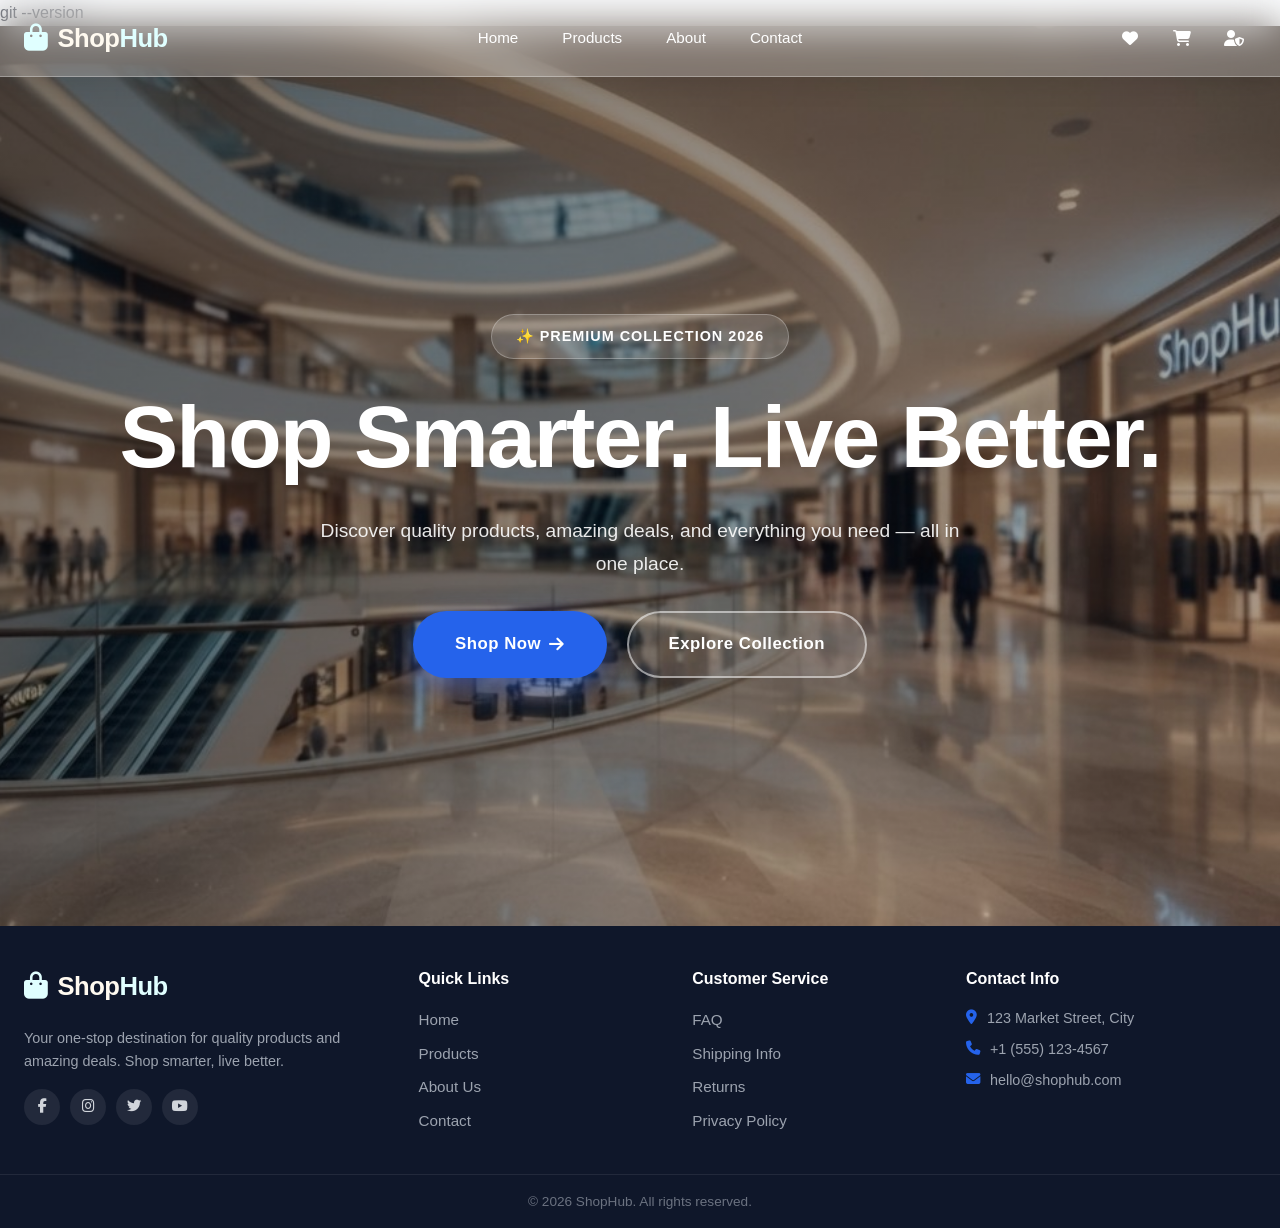
<file: Index.html>
﻿<!DOCTYPE html>
<html lang="en">
<head>
    <meta charset="UTF-8" />
    <meta name="viewport" content="width=device-width, initial-scale=1.0" />
    <title>ShopHub</title>
    <link rel="icon" href="data:image/svg+xml,<svg xmlns=%22http://www.w3.org/2000/svg%22 viewBox=%220 0 100 100%22><text y=%22.9em%22 font-size=%2290%22>🛍️</text></svg>">
    <link rel="stylesheet" href="StyleSheet.css" />
    <link rel="stylesheet" href="https://cdnjs.cloudflare.com/ajax/libs/font-awesome/6.4.2/css/all.min.css" />
</head>
<body>

    git --version
    <!-- NAVBAR -->
    <header class="navbar">
        <div class="container nav-wrap">
            <a href="index.html" class="logo">
                <i class="fa-solid fa-bag-shopping"></i>
                <span>Shop<span class="accent">Hub</span></span>
            </a>
            <nav class="nav-menu" id="navMenu">
                <a href="index.html" class="nav-link ">Home</a>
                <a href="product.html" class="nav-link">Products</a>
                <a href="about.html" class="nav-link">About</a>
                <a href="contact.html" class="nav-link">Contact</a>
            </nav>
            <div class="nav-actions">
                <a href="wishlist.html" class="icon-btn wishlist-btn" aria-label="Wishlist">
                    <i class="fa-solid fa-heart"></i>
                    <span class="cart-count wishlist-count" id="wishlistCount">0</span>
                </a>
                <a href="cart.html" class="icon-btn cart-btn" aria-label="Cart">
                    <i class="fa-solid fa-cart-shopping"></i>
                    <span class="cart-count" id="cartCount">0</span>
                </a>
                <a href="admin.html" class="icon-btn" aria-label="Admin">
                    <i class="fa-solid fa-user-shield"></i>
                </a>
                <button class="hamburger" id="hamburger" aria-label="Menu">
                    <span></span><span></span><span></span>
                </button>
            </div>
        </div>
        <nav class="mobile-menu" id="mobileMenu">
            <a href="index.html" class="nav-link">Home</a>
            <a href="product.html" class="nav-link">Products</a>
            <a href="about.html" class="nav-link">About</a>
            <a href="contact.html" class="nav-link">Contact</a>
            <a href="wishlist.html" class="nav-link"><i class="fa-solid fa-heart"></i> Wishlist</a>
            <a href="cart.html" class="nav-link"><i class="fa-solid fa-cart-shopping"></i> Cart</a>
            <a href="admin.html" class="nav-link"><i class="fa-solid fa-user-shield"></i> Admin</a>
        </nav>
    </header>

    <!-- HERO SECTION (Yahi Rakhna Hai) -->
    <section class="hero">
        <div class="hero-overlay"></div>
        <div class="hero-content">
            <span class="hero-tag">✨ PREMIUM COLLECTION 2026</span>
            <h1>
                <span class="gradient-text">Shop Smarter.</span>
                <span class="accent">Live Better.</span>
            </h1>
            <p>Discover quality products, amazing deals, and everything you need — all in one place.</p>
            <div class="hero-buttons">
                <a href="product.html" class="btn btn-primary">Shop Now <i class="fa-solid fa-arrow-right"></i></a>
                <a href="product.html" class="btn btn-outline">Explore Collection</a>
            </div>
        </div>
    </section>

    <!-- FOOTER (Yahi Rakhna Hai) -->
    <footer class="footer">
        <div class="container footer-grid">
            <div class="footer-col">
                <a href="index.html" class="logo">
                    <i class="fa-solid fa-bag-shopping"></i>
                    <span>Shop<span class="accent">Hub</span></span>
                </a>
                <p>Your one-stop destination for quality products and amazing deals. Shop smarter, live better.</p>
                <div class="socials">
                    <a href="#"><i class="fa-brands fa-facebook-f"></i></a>
                    <a href="#"><i class="fa-brands fa-instagram"></i></a>
                    <a href="#"><i class="fa-brands fa-twitter"></i></a>
                    <a href="#"><i class="fa-brands fa-youtube"></i></a>
                </div>
            </div>
            <div class="footer-col">
                <h4>Quick Links</h4>
                <ul>
                    <li><a href="index.html">Home</a></li>
                    <li><a href="products.html">Products</a></li>
                    <li><a href="about.html">About Us</a></li>
                    <li><a href="contact.html">Contact</a></li>
                </ul>
            </div>
            <div class="footer-col">
                <h4>Customer Service</h4>
                <ul>
                    <li><a href="#">FAQ</a></li>
                    <li><a href="#">Shipping Info</a></li>
                    <li><a href="#">Returns</a></li>
                    <li><a href="#">Privacy Policy</a></li>
                </ul>
            </div>
            <div class="footer-col">
                <h4>Contact Info</h4>
                <ul class="contact-list">
                    <li><i class="fa-solid fa-location-dot"></i> 123 Market Street, City</li>
                    <li><i class="fa-solid fa-phone"></i> +1 (555) 123-4567</li>
                    <li><i class="fa-solid fa-envelope"></i> hello@shophub.com</li>
                </ul>
            </div>
        </div>
        <div class="footer-bottom">
            <div class="container">
                <p>&copy; 2026 ShopHub. All rights reserved.</p>
            </div>
        </div>
    </footer>

    <div class="toast-container" id="toastContainer"></div>
    <script src="Script.js"></script>
</body>
</html>
</file>
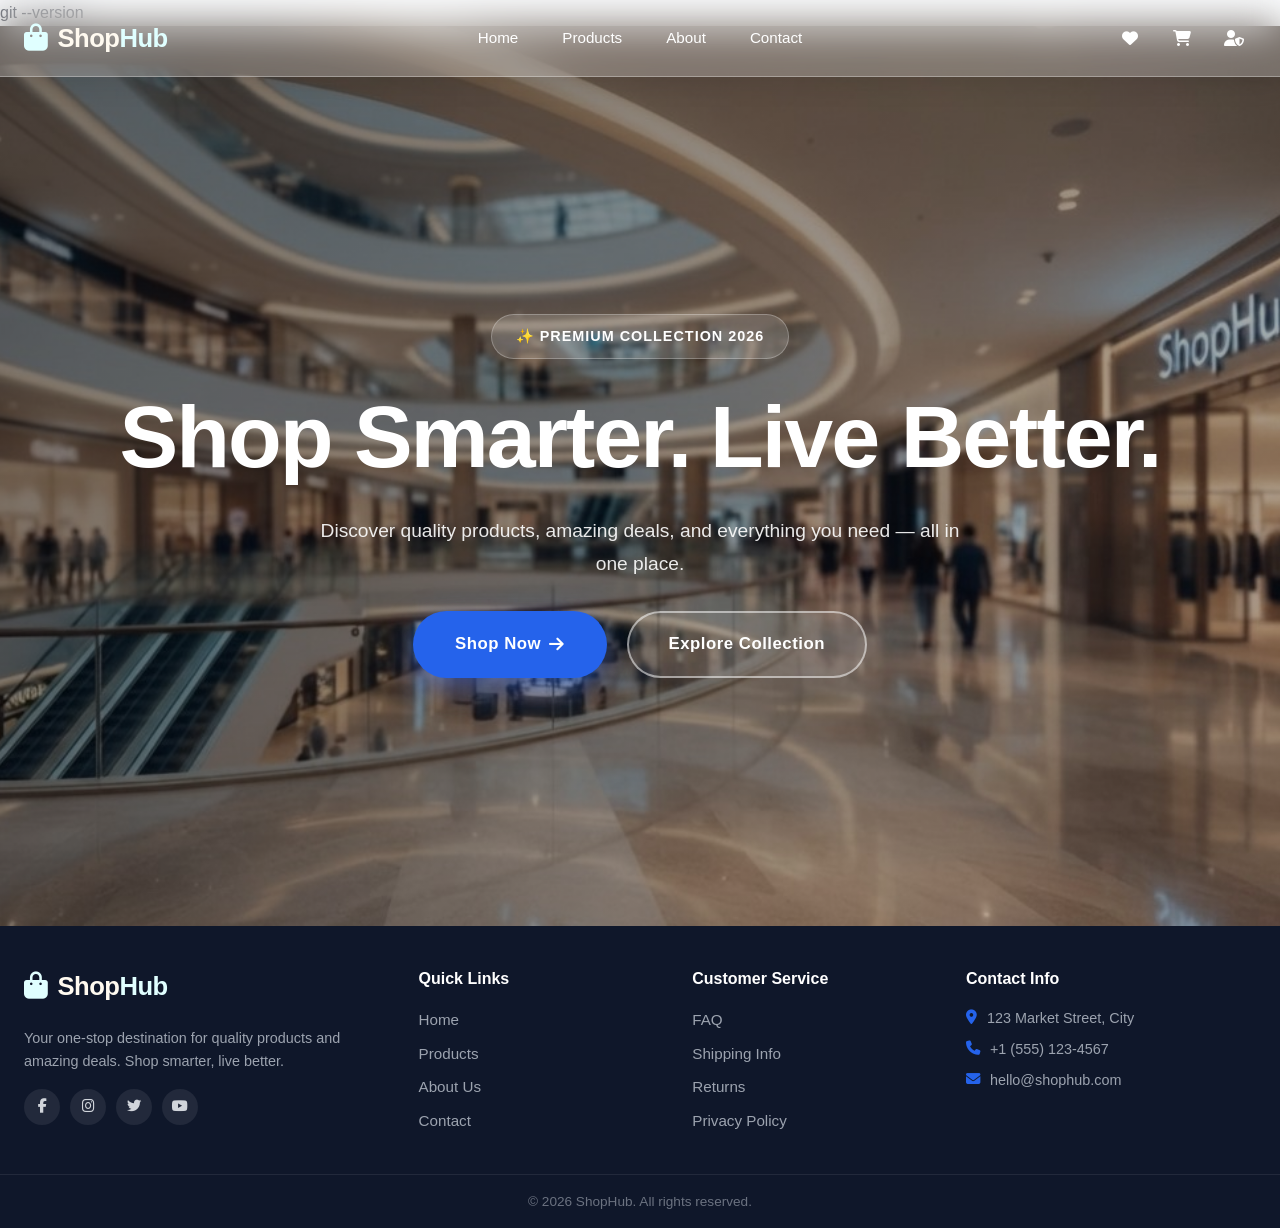
<file: index.html>
﻿<!DOCTYPE html>
<html lang="en">
<head>
    <meta charset="UTF-8" />
    <meta name="viewport" content="width=device-width, initial-scale=1.0" />
    <title>ShopHub</title>
    <link rel="icon" href="data:image/svg+xml,<svg xmlns=%22http://www.w3.org/2000/svg%22 viewBox=%220 0 100 100%22><text y=%22.9em%22 font-size=%2290%22>🛍️</text></svg>">
    <link rel="stylesheet" href="StyleSheet.css" />
    <link rel="stylesheet" href="https://cdnjs.cloudflare.com/ajax/libs/font-awesome/6.4.2/css/all.min.css" />
</head>
<body>

    git --version
    <!-- NAVBAR -->
    <header class="navbar">
        <div class="container nav-wrap">
            <a href="index.html" class="logo">
                <i class="fa-solid fa-bag-shopping"></i>
                <span>Shop<span class="accent">Hub</span></span>
            </a>
            <nav class="nav-menu" id="navMenu">
                <a href="index.html" class="nav-link ">Home</a>
                <a href="product.html" class="nav-link">Products</a>
                <a href="about.html" class="nav-link">About</a>
                <a href="contact.html" class="nav-link">Contact</a>
            </nav>
            <div class="nav-actions">
                <a href="wishlist.html" class="icon-btn wishlist-btn" aria-label="Wishlist">
                    <i class="fa-solid fa-heart"></i>
                    <span class="cart-count wishlist-count" id="wishlistCount">0</span>
                </a>
                <a href="cart.html" class="icon-btn cart-btn" aria-label="Cart">
                    <i class="fa-solid fa-cart-shopping"></i>
                    <span class="cart-count" id="cartCount">0</span>
                </a>
                <a href="admin.html" class="icon-btn" aria-label="Admin">
                    <i class="fa-solid fa-user-shield"></i>
                </a>
                <button class="hamburger" id="hamburger" aria-label="Menu">
                    <span></span><span></span><span></span>
                </button>
            </div>
        </div>
        <nav class="mobile-menu" id="mobileMenu">
            <a href="index.html" class="nav-link">Home</a>
            <a href="product.html" class="nav-link">Products</a>
            <a href="about.html" class="nav-link">About</a>
            <a href="contact.html" class="nav-link">Contact</a>
            <a href="wishlist.html" class="nav-link"><i class="fa-solid fa-heart"></i> Wishlist</a>
            <a href="cart.html" class="nav-link"><i class="fa-solid fa-cart-shopping"></i> Cart</a>
            <a href="admin.html" class="nav-link"><i class="fa-solid fa-user-shield"></i> Admin</a>
        </nav>
    </header>

    <!-- HERO SECTION (Yahi Rakhna Hai) -->
    <section class="hero">
        <div class="hero-overlay"></div>
        <div class="hero-content">
            <span class="hero-tag">✨ PREMIUM COLLECTION 2026</span>
            <h1>
                <span class="gradient-text">Shop Smarter.</span>
                <span class="accent">Live Better.</span>
            </h1>
            <p>Discover quality products, amazing deals, and everything you need — all in one place.</p>
            <div class="hero-buttons">
                <a href="product.html" class="btn btn-primary">Shop Now <i class="fa-solid fa-arrow-right"></i></a>
                <a href="product.html" class="btn btn-outline">Explore Collection</a>
            </div>
        </div>
    </section>

    <!-- FOOTER (Yahi Rakhna Hai) -->
    <footer class="footer">
        <div class="container footer-grid">
            <div class="footer-col">
                <a href="index.html" class="logo">
                    <i class="fa-solid fa-bag-shopping"></i>
                    <span>Shop<span class="accent">Hub</span></span>
                </a>
                <p>Your one-stop destination for quality products and amazing deals. Shop smarter, live better.</p>
                <div class="socials">
                    <a href="#"><i class="fa-brands fa-facebook-f"></i></a>
                    <a href="#"><i class="fa-brands fa-instagram"></i></a>
                    <a href="#"><i class="fa-brands fa-twitter"></i></a>
                    <a href="#"><i class="fa-brands fa-youtube"></i></a>
                </div>
            </div>
            <div class="footer-col">
                <h4>Quick Links</h4>
                <ul>
                    <li><a href="index.html">Home</a></li>
                    <li><a href="products.html">Products</a></li>
                    <li><a href="about.html">About Us</a></li>
                    <li><a href="contact.html">Contact</a></li>
                </ul>
            </div>
            <div class="footer-col">
                <h4>Customer Service</h4>
                <ul>
                    <li><a href="#">FAQ</a></li>
                    <li><a href="#">Shipping Info</a></li>
                    <li><a href="#">Returns</a></li>
                    <li><a href="#">Privacy Policy</a></li>
                </ul>
            </div>
            <div class="footer-col">
                <h4>Contact Info</h4>
                <ul class="contact-list">
                    <li><i class="fa-solid fa-location-dot"></i> 123 Market Street, City</li>
                    <li><i class="fa-solid fa-phone"></i> +1 (555) 123-4567</li>
                    <li><i class="fa-solid fa-envelope"></i> hello@shophub.com</li>
                </ul>
            </div>
        </div>
        <div class="footer-bottom">
            <div class="container">
                <p>&copy; 2026 ShopHub. All rights reserved.</p>
            </div>
        </div>
    </footer>

    <div class="toast-container" id="toastContainer"></div>
    <script src="Script.js"></script>
</body>
</html>
</file>
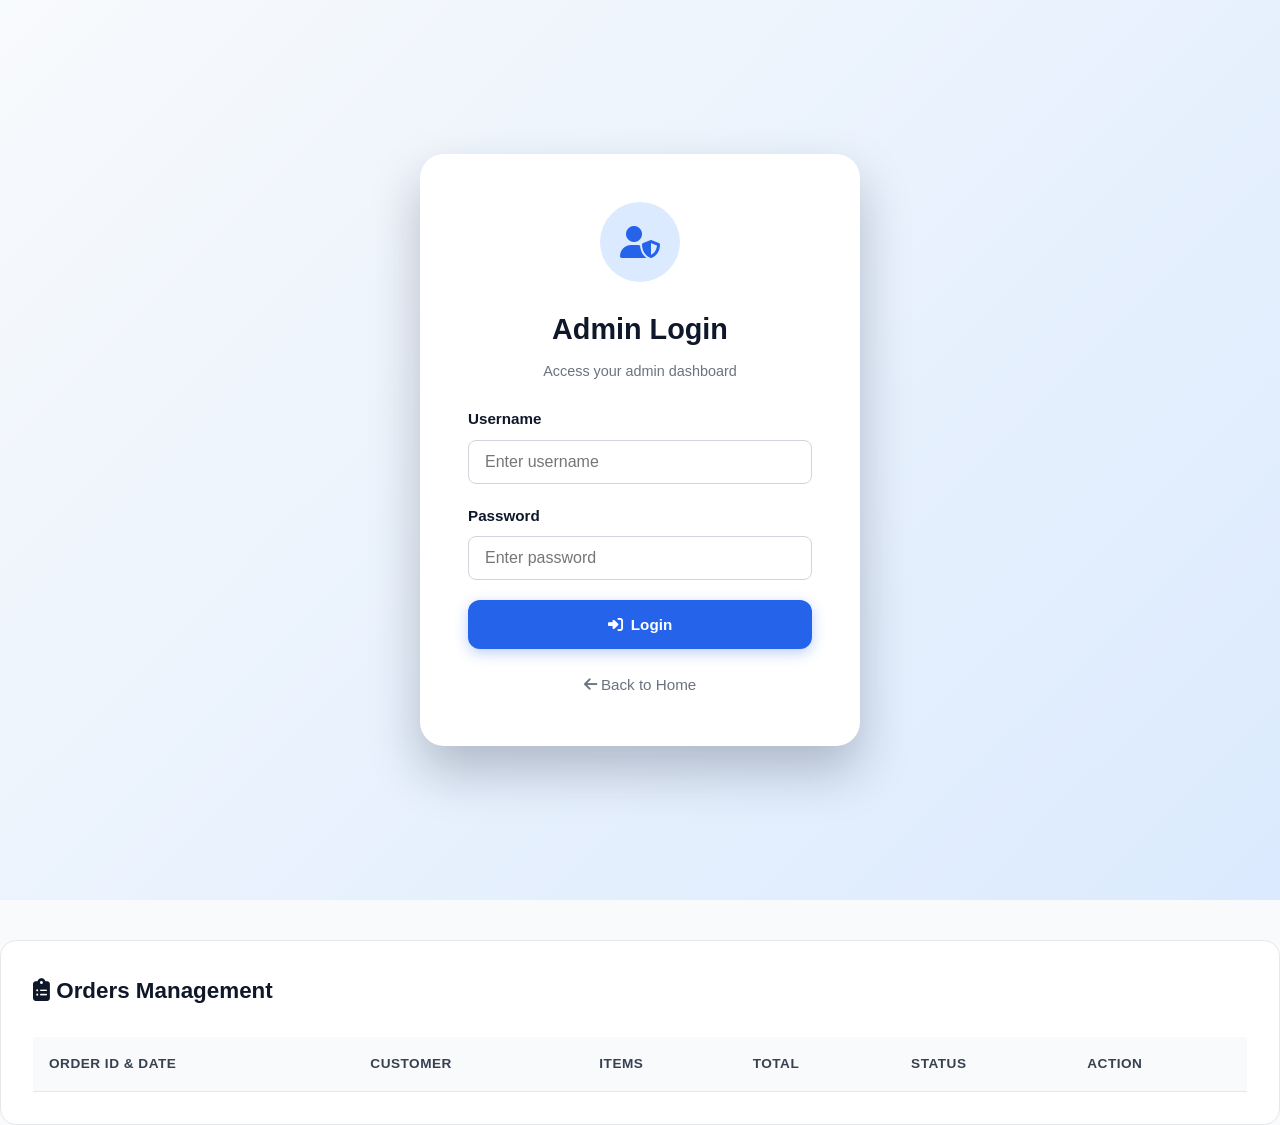
<file: Admin.html>
﻿<!DOCTYPE html>
<html lang="en">
<head>
    <meta charset="UTF-8" />
    <meta name="viewport" content="width=device-width, initial-scale=1.0" />
    <title>Admin Panel — ShopHub</title>
    <link rel="stylesheet" href="StyleSheet.css" />
    <link rel="stylesheet" href="https://cdnjs.cloudflare.com/ajax/libs/font-awesome/6.4.2/css/all.min.css" />
</head>
<body>

    <!-- ADMIN LOGIN SECTION -->
    <section id="adminLogin" class="admin-login">
        <div class="login-card">
            <div class="login-logo">
                <i class="fa-solid fa-user-shield"></i>
            </div>
            <h2>Admin Login</h2>
            <p class="muted">Access your admin dashboard</p>
            <form id="adminLoginForm">
                <div class="form-group">
                    <label>Username</label>
                    <input type="text" id="adminUser" placeholder="Enter username" required />
                </div>
                <div class="form-group">
                    <label>Password</label>
                    <input type="password" id="adminPass" placeholder="Enter password" required />
                </div>
                <button type="submit" class="btn btn-primary btn-block">
                    <i class="fa-solid fa-right-to-bracket"></i> Login
                </button>
            </form>
            <a href="index.html" class="login-back">
                <i class="fa-solid fa-arrow-left"></i> Back to Home
            </a>
        </div>
    </section>

    <!-- ADMIN DASHBOARD SECTION -->
    <section id="adminDashboard" style="display: none;">
        <!-- Admin Header -->
        <header class="admin-header">
            <div class="container admin-head-wrap">
                <div class="admin-title">
                    <i class="fa-solid fa-shield-halved"></i>
                    Admin Dashboard
                    <small>ShopHub Management</small>
                </div>
                <div class="admin-actions">
                    <a href="index.html" class="btn btn-light btn-sm">
                        <i class="fa-solid fa-house"></i> View Site
                    </a>
                    <button class="btn btn-danger btn-sm" onclick="adminLogout()">
                        <i class="fa-solid fa-right-from-bracket"></i> Logout
                    </button>
                </div>
            </div>
        </header>

        <!-- Stats Section -->
        <section class="section" style="padding-top: 40px;">
            <div class="container">
                <div class="stats-grid">
                    <div class="stat-card">
                        <div class="stat-icon blue">
                            <i class="fa-solid fa-box"></i>
                        </div>
                        <div>
                            <div class="stat-label">Total Products</div>
                            <h3 id="statProducts">0</h3>
                        </div>
                    </div>
                    <div class="stat-card">
                        <div class="stat-icon green">
                            <i class="fa-solid fa-cart-shopping"></i>
                        </div>
                        <div>
                            <div class="stat-label">Cart Items</div>
                            <h3 id="statOrders">0</h3>
                        </div>
                    </div>
                    <div class="stat-card">
                        <div class="stat-icon orange">
                            <i class="fa-solid fa-indian-rupee-sign"></i>
                        </div>
                        <div>
                            <div class="stat-label">Cart Value</div>
                            <h3 id="statRevenue">Rs 0</h3>
                        </div>
                    </div>
                    <div class="stat-card">
                        <div class="stat-icon purple">
                            <i class="fa-solid fa-heart"></i>
                        </div>
                        <div>
                            <div class="stat-label">Wishlist Items</div>
                            <h3 id="statWishlist">0</h3>
                        </div>
                    </div>
                </div>

                <!-- Products Management -->
                <div class="admin-section-head">
                    <h2><i class="fa-solid fa-boxes-stacked"></i> Products Management</h2>
                    <div style="display: flex; gap: 12px; flex-wrap: wrap;">
                        <button class="btn btn-primary" onclick="openProductModal()">
                            <i class="fa-solid fa-plus"></i> Add Product
                        </button>
                        <button class="btn btn-outline" onclick="exportData()">
                            <i class="fa-solid fa-download"></i> Export Data
                        </button>
                        <label class="btn btn-outline" style="cursor: pointer;">
                            <i class="fa-solid fa-upload"></i> Import Data
                            <input type="file" accept=".json" onchange="importData(event)" style="display: none;" />
                        </label>
                    </div>
                </div>
                    <div class="table-wrap">
                        <table class="admin-table">
                            <thead>
                                <tr>
                                    <th>Image</th>
                                    <th>Name</th>
                                    <th>Category</th>
                                    <th>Price</th>
                                    <th>Stock</th>
                                    <th>Status</th>
                                    <th>Actions</th>
                                </tr>
                            </thead>
                            <tbody id="adminProductsBody">
                                <!-- Products will be rendered here -->
                            </tbody>
                        </table>
                    </div>
                </div>
            </div>
        </section>
    </section>

    <!-- PRODUCT MODAL -->
    <div class="modal" id="productModal">
        <div class="modal-content modal-lg">
            <button class="modal-close" onclick="closeModal('productModal')">
                <i class="fa-solid fa-xmark"></i>
            </button>
            <h2 id="modalTitle">Add New Product</h2>
            <form id="productForm" onsubmit="saveProduct(event)">
                <input type="hidden" id="productId" />
                <div class="form-row">
                    <div class="form-group">
                        <label>Product Name *</label>
                        <input type="text" id="pName" required />
                    </div>
                    <div class="form-group">
                        <label>Category *</label>
                        <select id="pCategory" required>
                            <option value="Electronics">Electronics</option>
                            <option value="Fashion">Fashion</option>
                            <option value="Home & Living">Home & Living</option>
                            <option value="Beauty">Beauty</option>
                            <option value="Gaming">Gaming</option>
                            <option value="Sports">Sports</option>
                        </select>
                    </div>
                </div>
                <div class="form-row">
                    <div class="form-group">
                        <label>Price (Rs) *</label>
                        <input type="number" id="pPrice" min="0" required />
                    </div>
                    <div class="form-group">
                        <label>Old Price (Rs)</label>
                        <input type="number" id="pOldPrice" min="0" />
                    </div>
                </div>
                <div class="form-row">
                    <div class="form-group">
                        <label>Stock *</label>
                        <input type="number" id="pStock" min="0" required />
                    </div>
                    <div class="form-group">
                        <label>Rating (0-5)</label>
                        <input type="number" id="pRating" min="0" max="5" step="0.1" value="4.5" />
                    </div>
                </div>
                <div class="form-group">
                    <label>Image URL *</label>
                    <input type="text" id="pImage" placeholder="https://... or images/1.jpg" required />
                </div>
                <div class="form-group">
                    <label>Description</label>
                    <textarea id="pDescription" rows="3"></textarea>
                </div>
                <div class="form-group">
                    <label style="display: flex; align-items: center; gap: 10px; cursor: pointer;">
                        <input type="checkbox" id="pFeatured" style="width: auto;" />
                        Featured Product
                    </label>
                </div>
                <div class="modal-actions">
                    <button type="button" class="btn btn-outline" onclick="closeModal('productModal')">
                        Cancel
                    </button>
                    <button type="submit" class="btn btn-primary">
                        <i class="fa-solid fa-check"></i> Save Product
                    </button>
                </div>
            </form>
        </div>
    </div>
    <!-- Orders Management Section -->
    <div class="admin-section" style="margin-top: 40px;">
        <div class="admin-section-head">
            <h2><i class="fa-solid fa-clipboard-list"></i> Orders Management</h2>
        </div>
        <div class="table-wrap">
            <table class="admin-table">
                <thead>
                    <tr>
                        <th>Order ID & Date</th>
                        <th>Customer</th>
                        <th>Items</th>
                        <th>Total</th>
                        <th>Status</th>
                        <th>Action</th>
                    </tr>
                </thead>
                <tbody id="adminOrdersBody">
                    <!-- Orders yahan render hongi -->
                </tbody>
            </table>
        </div>
    </div>
    <!-- TOAST -->
    <div class="toast-container" id="toastContainer"></div>

    <script src="Script.js"></script>
</body>
</html>
</file>
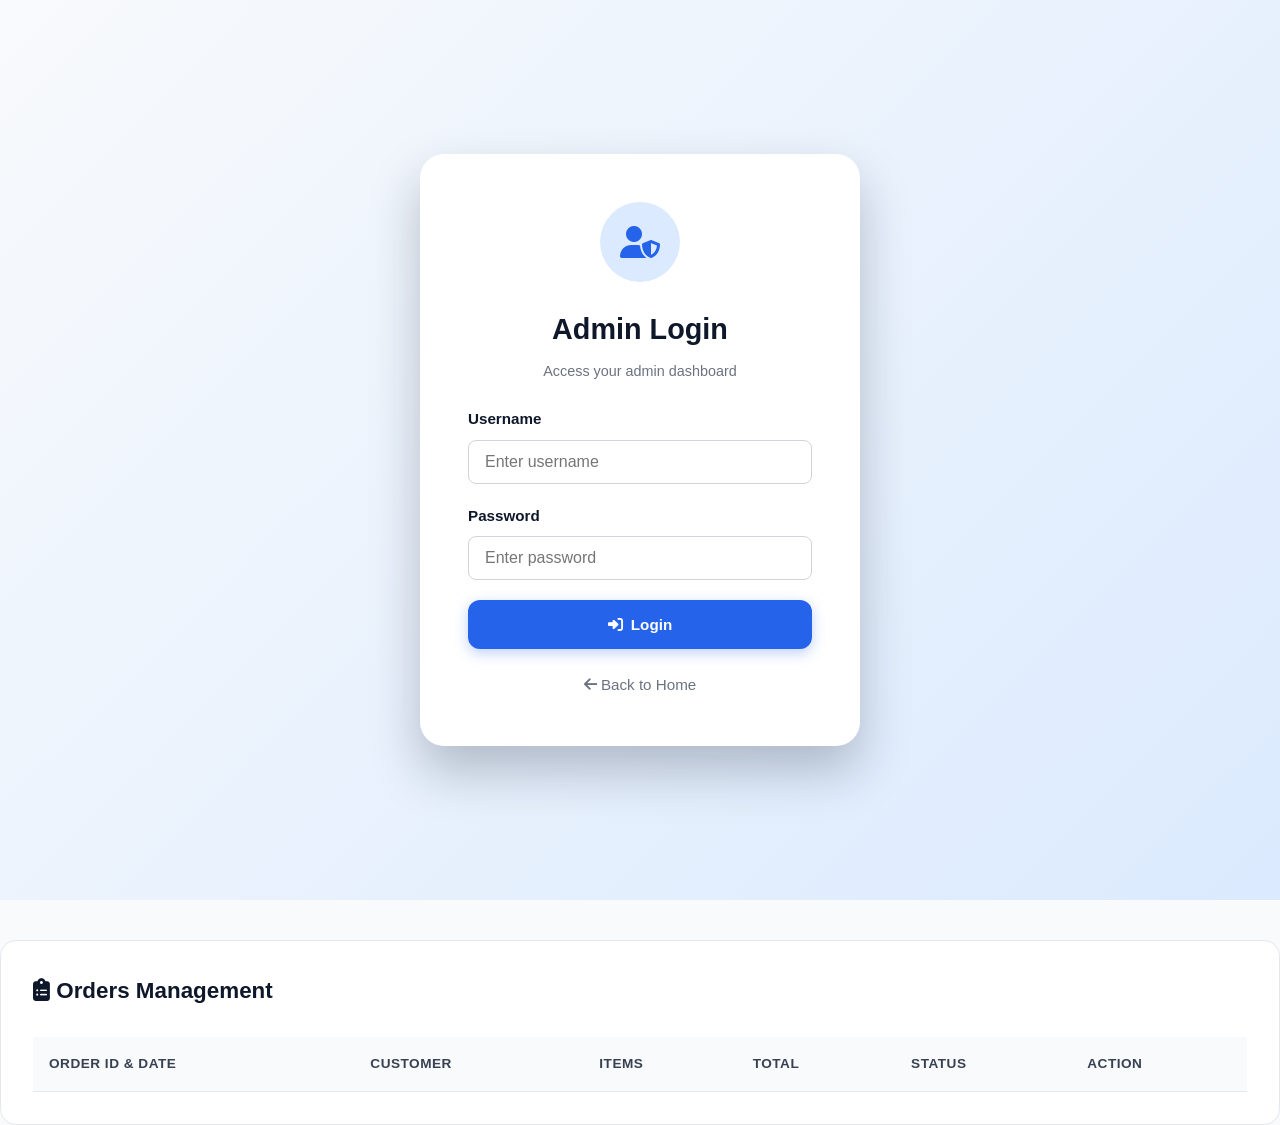
<file: admin.html>
﻿<!DOCTYPE html>
<html lang="en">
<head>
    <meta charset="UTF-8" />
    <meta name="viewport" content="width=device-width, initial-scale=1.0" />
    <title>Admin Panel — ShopHub</title>
    <link rel="stylesheet" href="StyleSheet.css" />
    <link rel="stylesheet" href="https://cdnjs.cloudflare.com/ajax/libs/font-awesome/6.4.2/css/all.min.css" />
</head>
<body>

    <!-- ADMIN LOGIN SECTION -->
    <section id="adminLogin" class="admin-login">
        <div class="login-card">
            <div class="login-logo">
                <i class="fa-solid fa-user-shield"></i>
            </div>
            <h2>Admin Login</h2>
            <p class="muted">Access your admin dashboard</p>
            <form id="adminLoginForm">
                <div class="form-group">
                    <label>Username</label>
                    <input type="text" id="adminUser" placeholder="Enter username" required />
                </div>
                <div class="form-group">
                    <label>Password</label>
                    <input type="password" id="adminPass" placeholder="Enter password" required />
                </div>
                <button type="submit" class="btn btn-primary btn-block">
                    <i class="fa-solid fa-right-to-bracket"></i> Login
                </button>
            </form>
            <a href="index.html" class="login-back">
                <i class="fa-solid fa-arrow-left"></i> Back to Home
            </a>
        </div>
    </section>

    <!-- ADMIN DASHBOARD SECTION -->
    <section id="adminDashboard" style="display: none;">
        <!-- Admin Header -->
        <header class="admin-header">
            <div class="container admin-head-wrap">
                <div class="admin-title">
                    <i class="fa-solid fa-shield-halved"></i>
                    Admin Dashboard
                    <small>ShopHub Management</small>
                </div>
                <div class="admin-actions">
                    <a href="index.html" class="btn btn-light btn-sm">
                        <i class="fa-solid fa-house"></i> View Site
                    </a>
                    <button class="btn btn-danger btn-sm" onclick="adminLogout()">
                        <i class="fa-solid fa-right-from-bracket"></i> Logout
                    </button>
                </div>
            </div>
        </header>

        <!-- Stats Section -->
        <section class="section" style="padding-top: 40px;">
            <div class="container">
                <div class="stats-grid">
                    <div class="stat-card">
                        <div class="stat-icon blue">
                            <i class="fa-solid fa-box"></i>
                        </div>
                        <div>
                            <div class="stat-label">Total Products</div>
                            <h3 id="statProducts">0</h3>
                        </div>
                    </div>
                    <div class="stat-card">
                        <div class="stat-icon green">
                            <i class="fa-solid fa-cart-shopping"></i>
                        </div>
                        <div>
                            <div class="stat-label">Cart Items</div>
                            <h3 id="statOrders">0</h3>
                        </div>
                    </div>
                    <div class="stat-card">
                        <div class="stat-icon orange">
                            <i class="fa-solid fa-indian-rupee-sign"></i>
                        </div>
                        <div>
                            <div class="stat-label">Cart Value</div>
                            <h3 id="statRevenue">Rs 0</h3>
                        </div>
                    </div>
                    <div class="stat-card">
                        <div class="stat-icon purple">
                            <i class="fa-solid fa-heart"></i>
                        </div>
                        <div>
                            <div class="stat-label">Wishlist Items</div>
                            <h3 id="statWishlist">0</h3>
                        </div>
                    </div>
                </div>

                <!-- Products Management -->
                <div class="admin-section-head">
                    <h2><i class="fa-solid fa-boxes-stacked"></i> Products Management</h2>
                    <div style="display: flex; gap: 12px; flex-wrap: wrap;">
                        <button class="btn btn-primary" onclick="openProductModal()">
                            <i class="fa-solid fa-plus"></i> Add Product
                        </button>
                        <button class="btn btn-outline" onclick="exportData()">
                            <i class="fa-solid fa-download"></i> Export Data
                        </button>
                        <label class="btn btn-outline" style="cursor: pointer;">
                            <i class="fa-solid fa-upload"></i> Import Data
                            <input type="file" accept=".json" onchange="importData(event)" style="display: none;" />
                        </label>
                    </div>
                </div>
                    <div class="table-wrap">
                        <table class="admin-table">
                            <thead>
                                <tr>
                                    <th>Image</th>
                                    <th>Name</th>
                                    <th>Category</th>
                                    <th>Price</th>
                                    <th>Stock</th>
                                    <th>Status</th>
                                    <th>Actions</th>
                                </tr>
                            </thead>
                            <tbody id="adminProductsBody">
                                <!-- Products will be rendered here -->
                            </tbody>
                        </table>
                    </div>
                </div>
            </div>
        </section>
    </section>

    <!-- PRODUCT MODAL -->
    <div class="modal" id="productModal">
        <div class="modal-content modal-lg">
            <button class="modal-close" onclick="closeModal('productModal')">
                <i class="fa-solid fa-xmark"></i>
            </button>
            <h2 id="modalTitle">Add New Product</h2>
            <form id="productForm" onsubmit="saveProduct(event)">
                <input type="hidden" id="productId" />
                <div class="form-row">
                    <div class="form-group">
                        <label>Product Name *</label>
                        <input type="text" id="pName" required />
                    </div>
                    <div class="form-group">
                        <label>Category *</label>
                        <select id="pCategory" required>
                            <option value="Electronics">Electronics</option>
                            <option value="Fashion">Fashion</option>
                            <option value="Home & Living">Home & Living</option>
                            <option value="Beauty">Beauty</option>
                            <option value="Gaming">Gaming</option>
                            <option value="Sports">Sports</option>
                        </select>
                    </div>
                </div>
                <div class="form-row">
                    <div class="form-group">
                        <label>Price (Rs) *</label>
                        <input type="number" id="pPrice" min="0" required />
                    </div>
                    <div class="form-group">
                        <label>Old Price (Rs)</label>
                        <input type="number" id="pOldPrice" min="0" />
                    </div>
                </div>
                <div class="form-row">
                    <div class="form-group">
                        <label>Stock *</label>
                        <input type="number" id="pStock" min="0" required />
                    </div>
                    <div class="form-group">
                        <label>Rating (0-5)</label>
                        <input type="number" id="pRating" min="0" max="5" step="0.1" value="4.5" />
                    </div>
                </div>
                <div class="form-group">
                    <label>Image URL *</label>
                    <input type="text" id="pImage" placeholder="https://... or images/1.jpg" required />
                </div>
                <div class="form-group">
                    <label>Description</label>
                    <textarea id="pDescription" rows="3"></textarea>
                </div>
                <div class="form-group">
                    <label style="display: flex; align-items: center; gap: 10px; cursor: pointer;">
                        <input type="checkbox" id="pFeatured" style="width: auto;" />
                        Featured Product
                    </label>
                </div>
                <div class="modal-actions">
                    <button type="button" class="btn btn-outline" onclick="closeModal('productModal')">
                        Cancel
                    </button>
                    <button type="submit" class="btn btn-primary">
                        <i class="fa-solid fa-check"></i> Save Product
                    </button>
                </div>
            </form>
        </div>
    </div>
    <!-- Orders Management Section -->
    <div class="admin-section" style="margin-top: 40px;">
        <div class="admin-section-head">
            <h2><i class="fa-solid fa-clipboard-list"></i> Orders Management</h2>
        </div>
        <div class="table-wrap">
            <table class="admin-table">
                <thead>
                    <tr>
                        <th>Order ID & Date</th>
                        <th>Customer</th>
                        <th>Items</th>
                        <th>Total</th>
                        <th>Status</th>
                        <th>Action</th>
                    </tr>
                </thead>
                <tbody id="adminOrdersBody">
                    <!-- Orders yahan render hongi -->
                </tbody>
            </table>
        </div>
    </div>
    <!-- TOAST -->
    <div class="toast-container" id="toastContainer"></div>

    <script src="Script.js"></script>
</body>
</html>
</file>
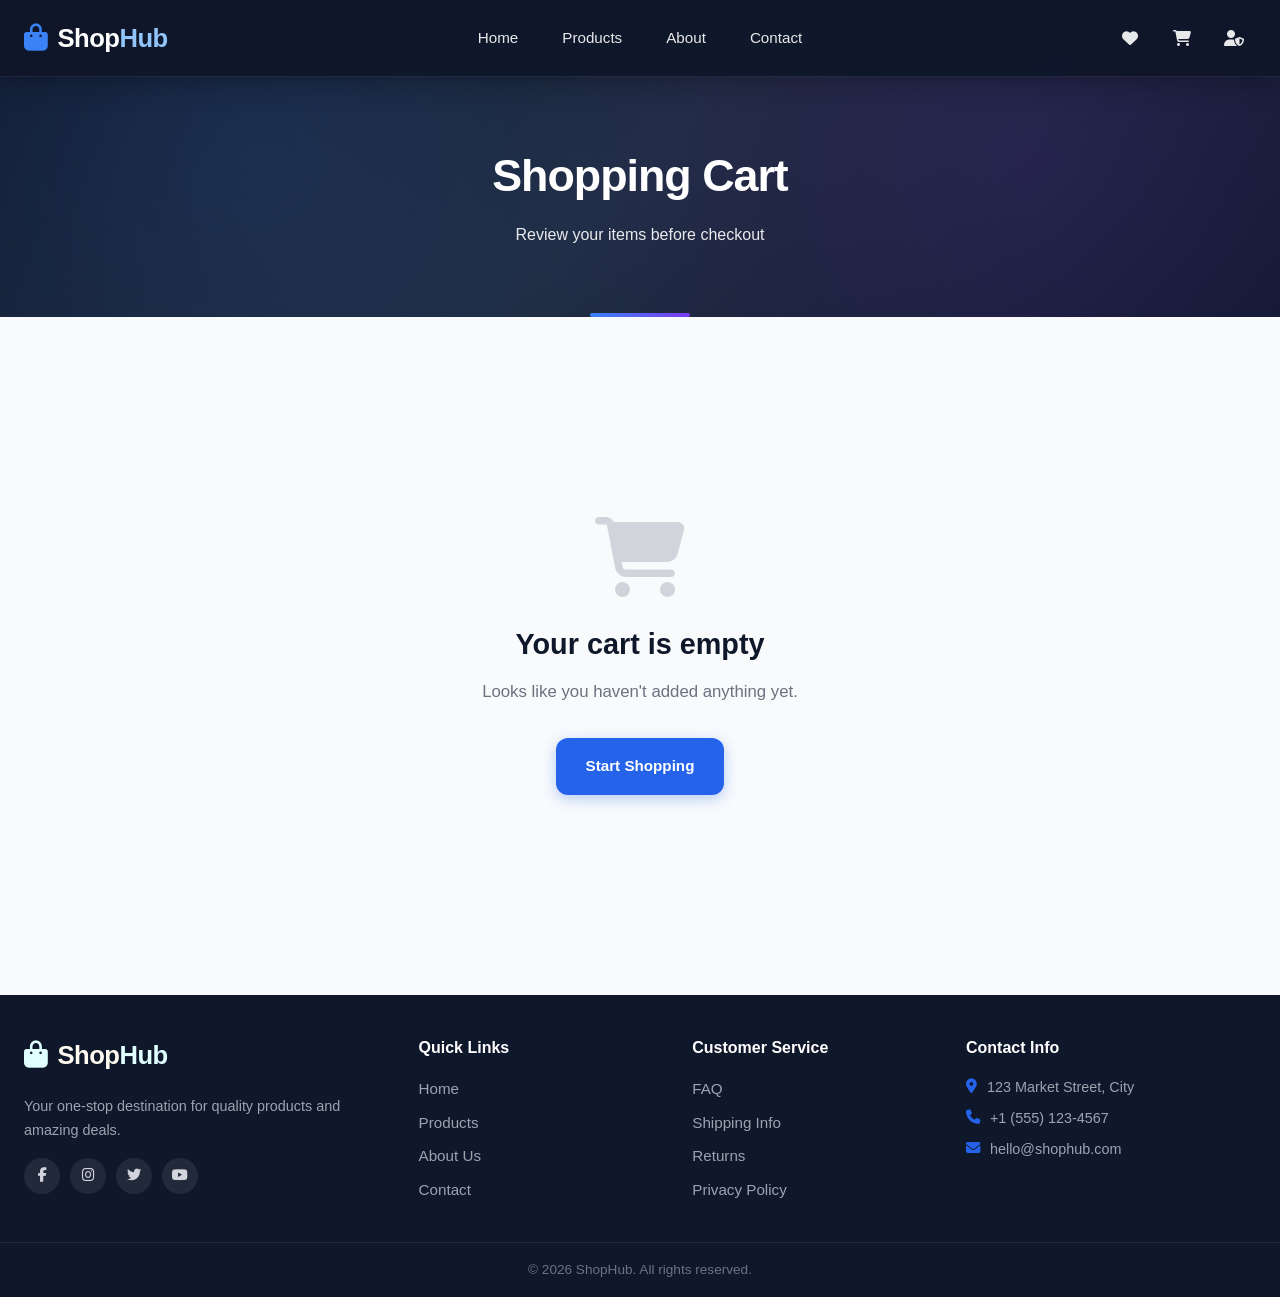
<file: cart.html>
﻿<!DOCTYPE html>
<html lang="en">
<head>
    <meta charset="UTF-8" />
    <meta name="viewport" content="width=device-width, initial-scale=1.0" />
    <title>Shopping Cart — ShopHub</title>
    <link rel="stylesheet" href="StyleSheet.css" />
    <link rel="stylesheet" href="https://cdnjs.cloudflare.com/ajax/libs/font-awesome/6.4.2/css/all.min.css" />
</head>
<body>

    <header class="navbar dark-nav">
        <div class="container nav-wrap">
            <a href="index.html" class="logo"><i class="fa-solid fa-bag-shopping"></i><span>Shop<span class="accent">Hub</span></span></a>
            <nav class="nav-menu" id="navMenu">
                <a href="index.html" class="nav-link">Home</a>
                <a href="product.html" class="nav-link">Products</a>
                <a href="about.html" class="nav-link">About</a>
                <a href="contact.html" class="nav-link">Contact</a>
            </nav>
            <div class="nav-actions">
                <a href="wishlist.html" class="icon-btn wishlist-btn" aria-label="Wishlist">
                    <i class="fa-solid fa-heart"></i>
                    <span class="cart-count wishlist-count" id="wishlistCount">0</span>
                </a>
                <a href="cart.html" class="icon-btn cart-btn" aria-label="Cart">
                    <i class="fa-solid fa-cart-shopping"></i>
                    <span class="cart-count" id="cartCount">0</span>
                </a>
                <a href="admin.html" class="icon-btn" aria-label="Admin">
                    <i class="fa-solid fa-user-shield"></i>
                </a>
                <button class="hamburger" id="hamburger" aria-label="Menu">
                    <span></span><span></span><span></span>
                </button>
            </div>
        </div>
        <nav class="mobile-menu" id="mobileMenu">
            <a href="index.html" class="nav-link">Home</a>
            <a href="products.html" class="nav-link">Products</a>
            <a href="about.html" class="nav-link">About</a>
            <a href="contact.html" class="nav-link">Contact</a>
            <a href="cart.html" class="nav-link"><i class="fa-solid fa-cart-shopping"></i> Cart</a>
            <a href="admin.html" class="nav-link"><i class="fa-solid fa-user-shield"></i> Admin</a>
        </nav>
    </header>

    <section class="page-header">
        <div class="container">
            <h1>Shopping Cart</h1>
            <p>Review your items before checkout</p>
        </div>
    </section>

    <section class="section">
        <div class="container">
            <div id="cartContent"></div>
        </div>
    </section>

   
    <!-- CHECKOUT MODAL -->
    <div class="modal" id="checkoutModal">
        <div class="modal-content">
            <button class="modal-close" onclick="closeModal('checkoutModal')"><i class="fa-solid fa-xmark"></i></button>
            <h2>Checkout</h2>
            <p class="muted" style="margin-bottom: 20px;">Please enter your delivery details</p>

            <form class="checkout-form" onsubmit="processCheckout(event)">
                <div class="form-group">
                    <label>Full Name *</label>
                    <input type="text" id="checkoutName" required placeholder="Enter your name" />
                </div>
                <div class="form-group">
                    <label>Phone Number *</label>
                    <input type="tel" id="checkoutPhone" required placeholder="0300-1234567" />
                </div>
                <div class="form-group">
                    <label>Delivery Address *</label>
                    <textarea id="checkoutAddress" rows="3" required placeholder="House #, Street, City"></textarea>
                </div>

                <div class="checkout-summary">
                    <div class="summary-row"><span>Items:</span><span id="checkoutItemsCount">0</span></div>
                    <div class="summary-row total"><span>Total:</span><span id="checkoutTotal">Rs 0</span></div>
                </div>

                <button type="submit" class="btn btn-primary btn-block">
                    <i class="fa-solid fa-check"></i> Place Order
                </button>
            </form>
        </div>
    </div>

    <!-- THANK YOU / SUCCESS MODAL -->
    <div class="modal" id="successModal">
        <div class="modal-content success-content">
            <button class="modal-close" onclick="closeModal('successModal')"><i class="fa-solid fa-xmark"></i></button>
            <div class="success-icon">
                <i class="fa-solid fa-check"></i>
            </div>
            <h2>Thank You for Your Order!</h2>
            <p class="muted">Your order has been placed successfully.</p>
            <div class="order-number">
                Order ID: <span id="successOrderId">---</span>
            </div>
            <p class="muted" style="font-size: 0.9rem;">We will contact you shortly for delivery.</p>
            <div style="margin-top: 24px; display: flex; gap: 12px; justify-content: center;">
                <a href="index.html" class="btn btn-outline">Back to Home</a>
                <button class="btn btn-primary" onclick="closeModal('successModal')">Continue Shopping</button>
            </div>
        </div>
    </div>

    <!-- SUCCESS MODAL -->
    <div class="modal" id="successModal">
        <div class="modal-content success-content">
            <div class="success-icon"><i class="fa-solid fa-circle-check"></i></div>
            <h2>Order Placed Successfully!</h2>
            <p>Thank you for shopping with ShopHub.</p>
            <p class="order-number">Order #: <span id="orderNumber"></span></p>
            <p class="muted">You will receive a confirmation email shortly.</p>
            <button class="btn btn-primary" id="continueShopping">Continue Shopping</button>
        </div>
    </div>

    <footer class="footer">
        <div class="container footer-grid">
            <div class="footer-col">
                <a href="index.html" class="logo"><i class="fa-solid fa-bag-shopping"></i><span>Shop<span class="accent">Hub</span></span></a>
                <p>Your one-stop destination for quality products and amazing deals.</p>
                <div class="socials">
                    <a href="#"><i class="fa-brands fa-facebook-f"></i></a>
                    <a href="#"><i class="fa-brands fa-instagram"></i></a>
                    <a href="#"><i class="fa-brands fa-twitter"></i></a>
                    <a href="#"><i class="fa-brands fa-youtube"></i></a>
                </div>
            </div>
            <div class="footer-col">
                <h4>Quick Links</h4>
                <ul><li><a href="index.html">Home</a></li><li><a href="products.html">Products</a></li><li><a href="about.html">About Us</a></li><li><a href="contact.html">Contact</a></li></ul>
            </div>
            <div class="footer-col">
                <h4>Customer Service</h4>
                <ul><li><a href="#">FAQ</a></li><li><a href="#">Shipping Info</a></li><li><a href="#">Returns</a></li><li><a href="#">Privacy Policy</a></li></ul>
            </div>
            <div class="footer-col">
                <h4>Contact Info</h4>
                <ul class="contact-list">
                    <li><i class="fa-solid fa-location-dot"></i> 123 Market Street, City</li>
                    <li><i class="fa-solid fa-phone"></i> +1 (555) 123-4567</li>
                    <li><i class="fa-solid fa-envelope"></i> hello@shophub.com</li>
                </ul>
            </div>
        </div>
        <div class="footer-bottom"><div class="container"><p>&copy; 2026 ShopHub. All rights reserved.</p></div></div>
    </footer>

    <div class="toast-container" id="toastContainer"></div>
    <script src="Script.js"></script>
</body>
</html>
</file>
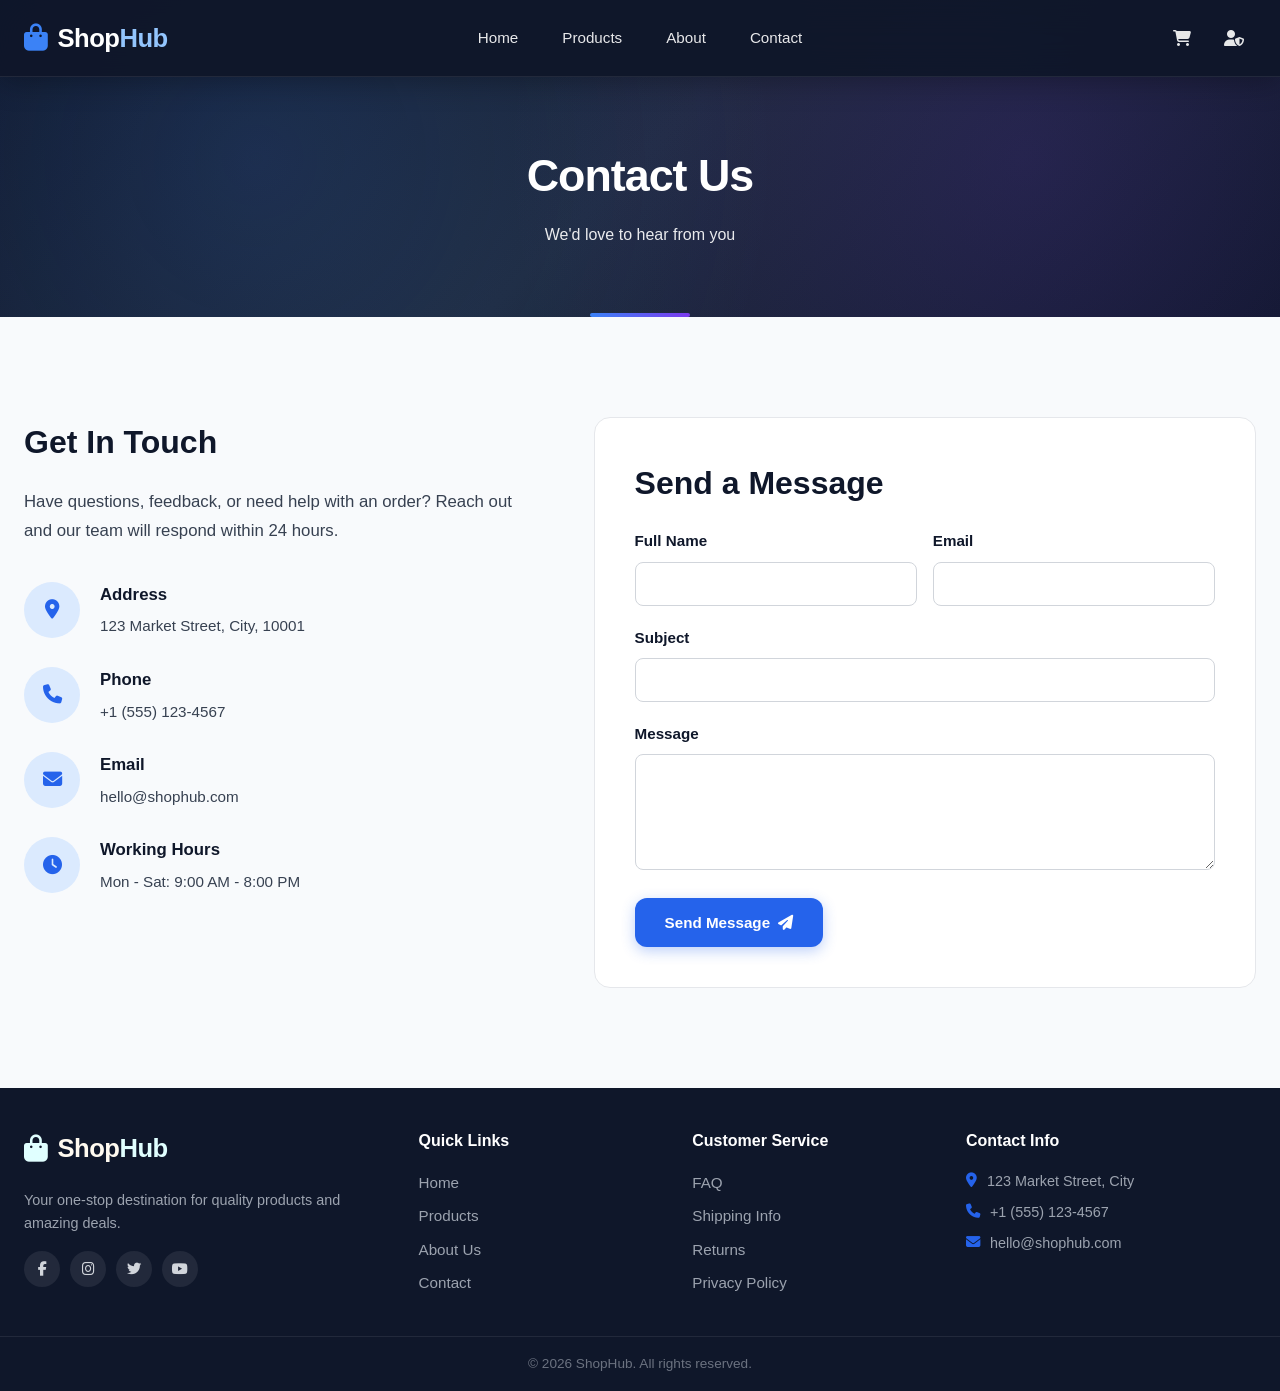
<file: Contact.html>
﻿<!DOCTYPE html>
<html lang="en">
<head>
    <meta charset="UTF-8" />
    <meta name="viewport" content="width=device-width, initial-scale=1.0" />
    <title>Contact Us — ShopHub</title>
    <link rel="stylesheet" href="StyleSheet.css" />
    <link rel="stylesheet" href="https://cdnjs.cloudflare.com/ajax/libs/font-awesome/6.4.2/css/all.min.css" />
</head>
<body>
    <header class="navbar dark-nav">
        <div class="container nav-wrap">
            <a href="index.html" class="logo"><i class="fa-solid fa-bag-shopping"></i><span>Shop<span class="accent">Hub</span></span></a>
            <nav class="nav-menu" id="navMenu">
                <a href="index.html" class="nav-link">Home</a>
                <a href="product.html" class="nav-link">Products</a>
                <a href="about.html" class="nav-link">About</a>
                <a href="contact.html" class="nav-link">Contact</a>
            </nav>
            <div class="nav-actions">
                <a href="cart.html" class="icon-btn cart-btn"><i class="fa-solid fa-cart-shopping"></i><span class="cart-count" id="cartCount">0</span></a>
                <a href="admin.html" class="icon-btn"><i class="fa-solid fa-user-shield"></i></a>
                <button class="hamburger" id="hamburger"><span></span><span></span><span></span></button>
            </div>
        </div>
        <nav class="mobile-menu" id="mobileMenu">
            <a href="index.html" class="nav-link">Home</a>
            <a href="products.html" class="nav-link">Products</a>
            <a href="about.html" class="nav-link">About</a>
            <a href="contact.html" class="nav-link">Contact</a>
            <a href="cart.html" class="nav-link"><i class="fa-solid fa-cart-shopping"></i> Cart</a>
            <a href="admin.html" class="nav-link"><i class="fa-solid fa-user-shield"></i> Admin</a>
        </nav>
    </header>

    <section class="page-header">
        <div class="container">
            <h1>Contact Us</h1>
            <p>We'd love to hear from you</p>
        </div>
    </section>

    <section class="section">
        <div class="container contact-grid">
            <div class="contact-info">
                <h2>Get In Touch</h2>
                <p>Have questions, feedback, or need help with an order? Reach out and our team will respond within 24 hours.</p>
                <div class="contact-item">
                    <div class="contact-icon"><i class="fa-solid fa-location-dot"></i></div>
                    <div><h4>Address</h4><p>123 Market Street, City, 10001</p></div>
                </div>
                <div class="contact-item">
                    <div class="contact-icon"><i class="fa-solid fa-phone"></i></div>
                    <div><h4>Phone</h4><p>+1 (555) 123-4567</p></div>
                </div>
                <div class="contact-item">
                    <div class="contact-icon"><i class="fa-solid fa-envelope"></i></div>
                    <div><h4>Email</h4><p>hello@shophub.com</p></div>
                </div>
                <div class="contact-item">
                    <div class="contact-icon"><i class="fa-solid fa-clock"></i></div>
                    <div><h4>Working Hours</h4><p>Mon - Sat: 9:00 AM - 8:00 PM</p></div>
                </div>
            </div>
            <form class="contact-form" id="contactForm">
                <h2>Send a Message</h2>
                <div class="form-row">
                    <div class="form-group"><label>Full Name</label><input type="text" name="name" required /></div>
                    <div class="form-group"><label>Email</label><input type="email" name="email" required /></div>
                </div>
                <div class="form-group"><label>Subject</label><input type="text" name="subject" required /></div>
                <div class="form-group"><label>Message</label><textarea name="message" rows="5" required></textarea></div>
                <button type="submit" class="btn btn-primary">Send Message <i class="fa-solid fa-paper-plane"></i></button>
            </form>
        </div>
    </section>

    <footer class="footer">
        <div class="container footer-grid">
            <div class="footer-col">
                <a href="index.html" class="logo"><i class="fa-solid fa-bag-shopping"></i><span>Shop<span class="accent">Hub</span></span></a>
                <p>Your one-stop destination for quality products and amazing deals.</p>
                <div class="socials">
                    <a href="#"><i class="fa-brands fa-facebook-f"></i></a>
                    <a href="#"><i class="fa-brands fa-instagram"></i></a>
                    <a href="#"><i class="fa-brands fa-twitter"></i></a>
                    <a href="#"><i class="fa-brands fa-youtube"></i></a>
                </div>
            </div>
            <div class="footer-col">
                <h4>Quick Links</h4>
                <ul><li><a href="index.html">Home</a></li><li><a href="products.html">Products</a></li><li><a href="about.html">About Us</a></li><li><a href="contact.html">Contact</a></li></ul>
            </div>
            <div class="footer-col">
                <h4>Customer Service</h4>
                <ul><li><a href="#">FAQ</a></li><li><a href="#">Shipping Info</a></li><li><a href="#">Returns</a></li><li><a href="#">Privacy Policy</a></li></ul>
            </div>
            <div class="footer-col">
                <h4>Contact Info</h4>
                <ul class="contact-list">
                    <li><i class="fa-solid fa-location-dot"></i> 123 Market Street, City</li>
                    <li><i class="fa-solid fa-phone"></i> +1 (555) 123-4567</li>
                    <li><i class="fa-solid fa-envelope"></i> hello@shophub.com</li>
                </ul>
            </div>
        </div>
        <div class="footer-bottom"><div class="container"><p>&copy; 2026 ShopHub. All rights reserved.</p></div></div>
    </footer>

    <div class="toast-container" id="toastContainer"></div>
    <script src="Script.js"></script>
</body>
</html>
</file>
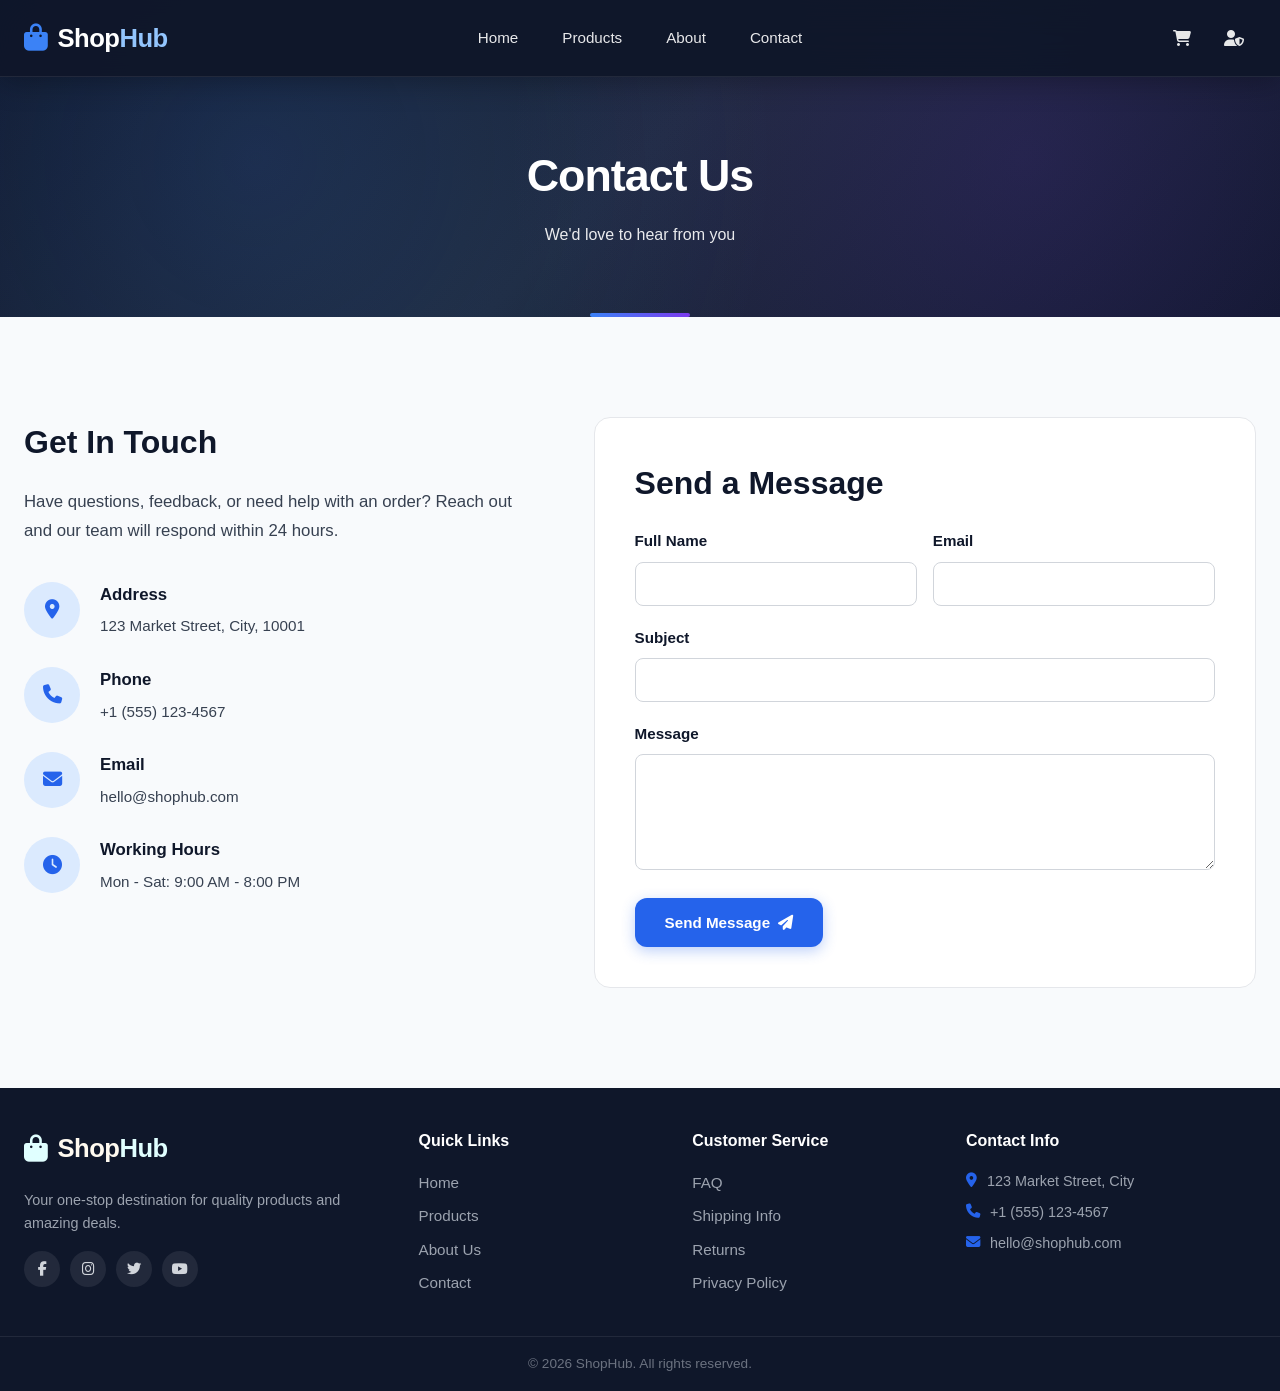
<file: contact.html>
﻿<!DOCTYPE html>
<html lang="en">
<head>
    <meta charset="UTF-8" />
    <meta name="viewport" content="width=device-width, initial-scale=1.0" />
    <title>Contact Us — ShopHub</title>
    <link rel="stylesheet" href="StyleSheet.css" />
    <link rel="stylesheet" href="https://cdnjs.cloudflare.com/ajax/libs/font-awesome/6.4.2/css/all.min.css" />
</head>
<body>
    <header class="navbar dark-nav">
        <div class="container nav-wrap">
            <a href="index.html" class="logo"><i class="fa-solid fa-bag-shopping"></i><span>Shop<span class="accent">Hub</span></span></a>
            <nav class="nav-menu" id="navMenu">
                <a href="index.html" class="nav-link">Home</a>
                <a href="product.html" class="nav-link">Products</a>
                <a href="about.html" class="nav-link">About</a>
                <a href="contact.html" class="nav-link">Contact</a>
            </nav>
            <div class="nav-actions">
                <a href="cart.html" class="icon-btn cart-btn"><i class="fa-solid fa-cart-shopping"></i><span class="cart-count" id="cartCount">0</span></a>
                <a href="admin.html" class="icon-btn"><i class="fa-solid fa-user-shield"></i></a>
                <button class="hamburger" id="hamburger"><span></span><span></span><span></span></button>
            </div>
        </div>
        <nav class="mobile-menu" id="mobileMenu">
            <a href="index.html" class="nav-link">Home</a>
            <a href="products.html" class="nav-link">Products</a>
            <a href="about.html" class="nav-link">About</a>
            <a href="contact.html" class="nav-link">Contact</a>
            <a href="cart.html" class="nav-link"><i class="fa-solid fa-cart-shopping"></i> Cart</a>
            <a href="admin.html" class="nav-link"><i class="fa-solid fa-user-shield"></i> Admin</a>
        </nav>
    </header>

    <section class="page-header">
        <div class="container">
            <h1>Contact Us</h1>
            <p>We'd love to hear from you</p>
        </div>
    </section>

    <section class="section">
        <div class="container contact-grid">
            <div class="contact-info">
                <h2>Get In Touch</h2>
                <p>Have questions, feedback, or need help with an order? Reach out and our team will respond within 24 hours.</p>
                <div class="contact-item">
                    <div class="contact-icon"><i class="fa-solid fa-location-dot"></i></div>
                    <div><h4>Address</h4><p>123 Market Street, City, 10001</p></div>
                </div>
                <div class="contact-item">
                    <div class="contact-icon"><i class="fa-solid fa-phone"></i></div>
                    <div><h4>Phone</h4><p>+1 (555) 123-4567</p></div>
                </div>
                <div class="contact-item">
                    <div class="contact-icon"><i class="fa-solid fa-envelope"></i></div>
                    <div><h4>Email</h4><p>hello@shophub.com</p></div>
                </div>
                <div class="contact-item">
                    <div class="contact-icon"><i class="fa-solid fa-clock"></i></div>
                    <div><h4>Working Hours</h4><p>Mon - Sat: 9:00 AM - 8:00 PM</p></div>
                </div>
            </div>
            <form class="contact-form" id="contactForm">
                <h2>Send a Message</h2>
                <div class="form-row">
                    <div class="form-group"><label>Full Name</label><input type="text" name="name" required /></div>
                    <div class="form-group"><label>Email</label><input type="email" name="email" required /></div>
                </div>
                <div class="form-group"><label>Subject</label><input type="text" name="subject" required /></div>
                <div class="form-group"><label>Message</label><textarea name="message" rows="5" required></textarea></div>
                <button type="submit" class="btn btn-primary">Send Message <i class="fa-solid fa-paper-plane"></i></button>
            </form>
        </div>
    </section>

    <footer class="footer">
        <div class="container footer-grid">
            <div class="footer-col">
                <a href="index.html" class="logo"><i class="fa-solid fa-bag-shopping"></i><span>Shop<span class="accent">Hub</span></span></a>
                <p>Your one-stop destination for quality products and amazing deals.</p>
                <div class="socials">
                    <a href="#"><i class="fa-brands fa-facebook-f"></i></a>
                    <a href="#"><i class="fa-brands fa-instagram"></i></a>
                    <a href="#"><i class="fa-brands fa-twitter"></i></a>
                    <a href="#"><i class="fa-brands fa-youtube"></i></a>
                </div>
            </div>
            <div class="footer-col">
                <h4>Quick Links</h4>
                <ul><li><a href="index.html">Home</a></li><li><a href="products.html">Products</a></li><li><a href="about.html">About Us</a></li><li><a href="contact.html">Contact</a></li></ul>
            </div>
            <div class="footer-col">
                <h4>Customer Service</h4>
                <ul><li><a href="#">FAQ</a></li><li><a href="#">Shipping Info</a></li><li><a href="#">Returns</a></li><li><a href="#">Privacy Policy</a></li></ul>
            </div>
            <div class="footer-col">
                <h4>Contact Info</h4>
                <ul class="contact-list">
                    <li><i class="fa-solid fa-location-dot"></i> 123 Market Street, City</li>
                    <li><i class="fa-solid fa-phone"></i> +1 (555) 123-4567</li>
                    <li><i class="fa-solid fa-envelope"></i> hello@shophub.com</li>
                </ul>
            </div>
        </div>
        <div class="footer-bottom"><div class="container"><p>&copy; 2026 ShopHub. All rights reserved.</p></div></div>
    </footer>

    <div class="toast-container" id="toastContainer"></div>
    <script src="Script.js"></script>
</body>
</html>
</file>
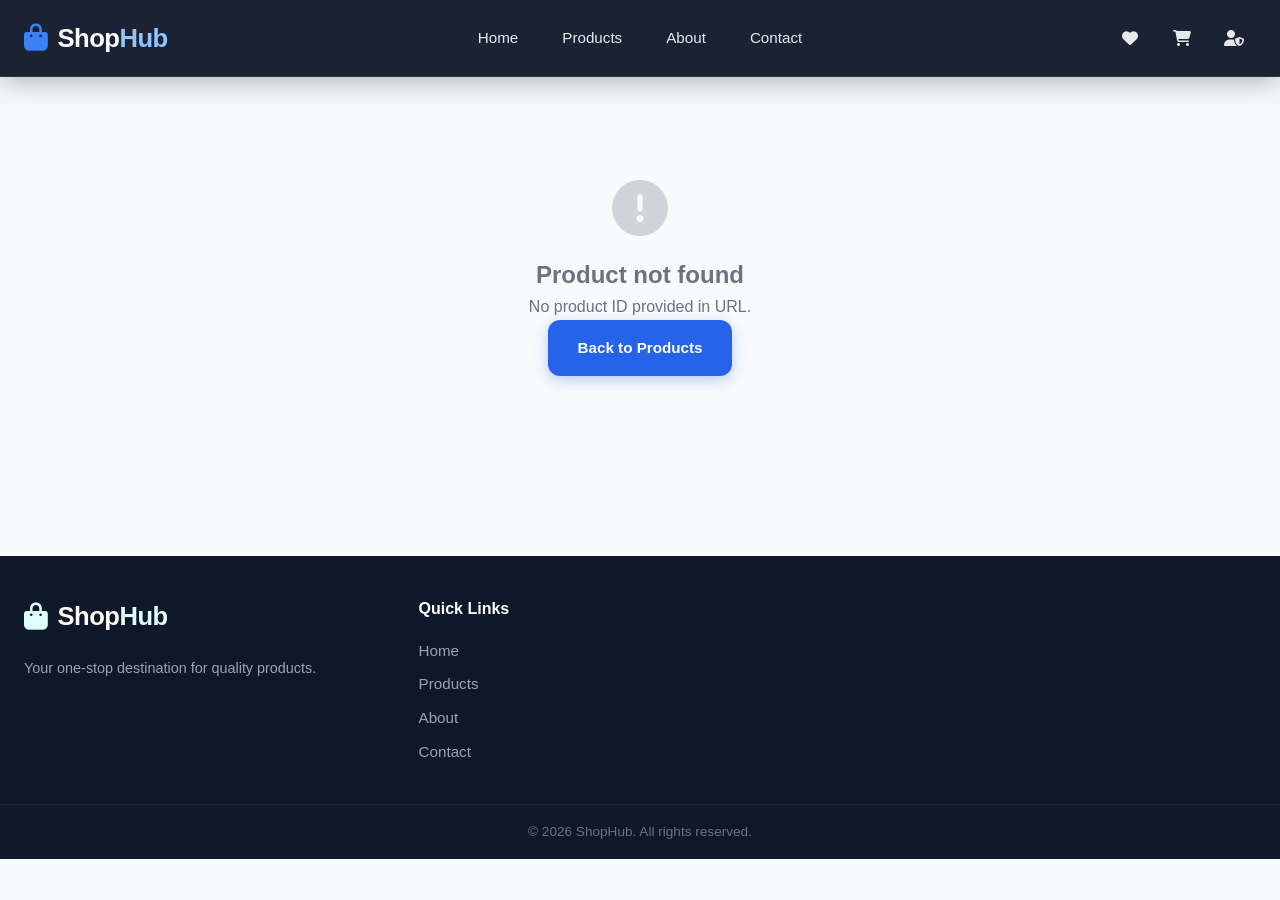
<file: product-details.html>
<!DOCTYPE html>
<html lang="en">
<head>
    <meta charset="UTF-8" />
    <meta name="viewport" content="width=device-width, initial-scale=1.0" />
    <title>Product Details — ShopHub</title>
    <link rel="stylesheet" href="StyleSheet.css" />
    <link rel="stylesheet" href="https://cdnjs.cloudflare.com/ajax/libs/font-awesome/6.4.2/css/all.min.css" />
</head>
<body>

    <header class="navbar dark-nav">
        <div class="container nav-wrap">
            <a href="index.html" class="logo">
                <i class="fa-solid fa-bag-shopping"></i>
                <span>Shop<span class="accent">Hub</span></span>
            </a>
            <nav class="nav-menu" id="navMenu">
                <a href="index.html" class="nav-link">Home</a>
                <a href="product.html" class="nav-link">Products</a>
                <a href="about.html" class="nav-link">About</a>
                <a href="contact.html" class="nav-link">Contact</a>
            </nav>
            <div class="nav-actions">
                <a href="wishlist.html" class="icon-btn wishlist-btn">
                    <i class="fa-solid fa-heart"></i>
                    <span class="cart-count wishlist-count" id="wishlistCount">0</span>
                </a>
                <a href="cart.html" class="icon-btn cart-btn">
                    <i class="fa-solid fa-cart-shopping"></i>
                    <span class="cart-count" id="cartCount">0</span>
                </a>
                <a href="admin.html" class="icon-btn">
                    <i class="fa-solid fa-user-shield"></i>
                </a>
                <button class="hamburger" id="hamburger">
                    <span></span><span></span><span></span>
                </button>
            </div>
        </div>
        <nav class="mobile-menu" id="mobileMenu">
            <a href="index.html" class="nav-link">Home</a>
            <a href="product.html" class="nav-link">Products</a>
            <a href="about.html" class="nav-link">About</a>
            <a href="contact.html" class="nav-link">Contact</a>
            <a href="wishlist.html" class="nav-link">Wishlist</a>
            <a href="cart.html" class="nav-link">Cart</a>
        </nav>
    </header>

    <section class="section" style="padding-top: 100px;">
        <div class="container" id="productDetailContent">
            <div class="loader">Loading product details...</div>
        </div>
    </section>

    <footer class="footer">
        <div class="container footer-grid">
            <div class="footer-col">
                <a href="index.html" class="logo">
                    <i class="fa-solid fa-bag-shopping"></i>
                    <span>Shop<span class="accent">Hub</span></span>
                </a>
                <p>Your one-stop destination for quality products.</p>
            </div>
            <div class="footer-col">
                <h4>Quick Links</h4>
                <ul>
                    <li><a href="index.html">Home</a></li>
                    <li><a href="product.html">Products</a></li>
                    <li><a href="about.html">About</a></li>
                    <li><a href="contact.html">Contact</a></li>
                </ul>
            </div>
        </div>
        <div class="footer-bottom">
            <p>&copy; 2026 ShopHub. All rights reserved.</p>
        </div>
    </footer>

    <div class="toast-container" id="toastContainer"></div>
    <script src="Script.js"></script>
</body>
</html>
</file>
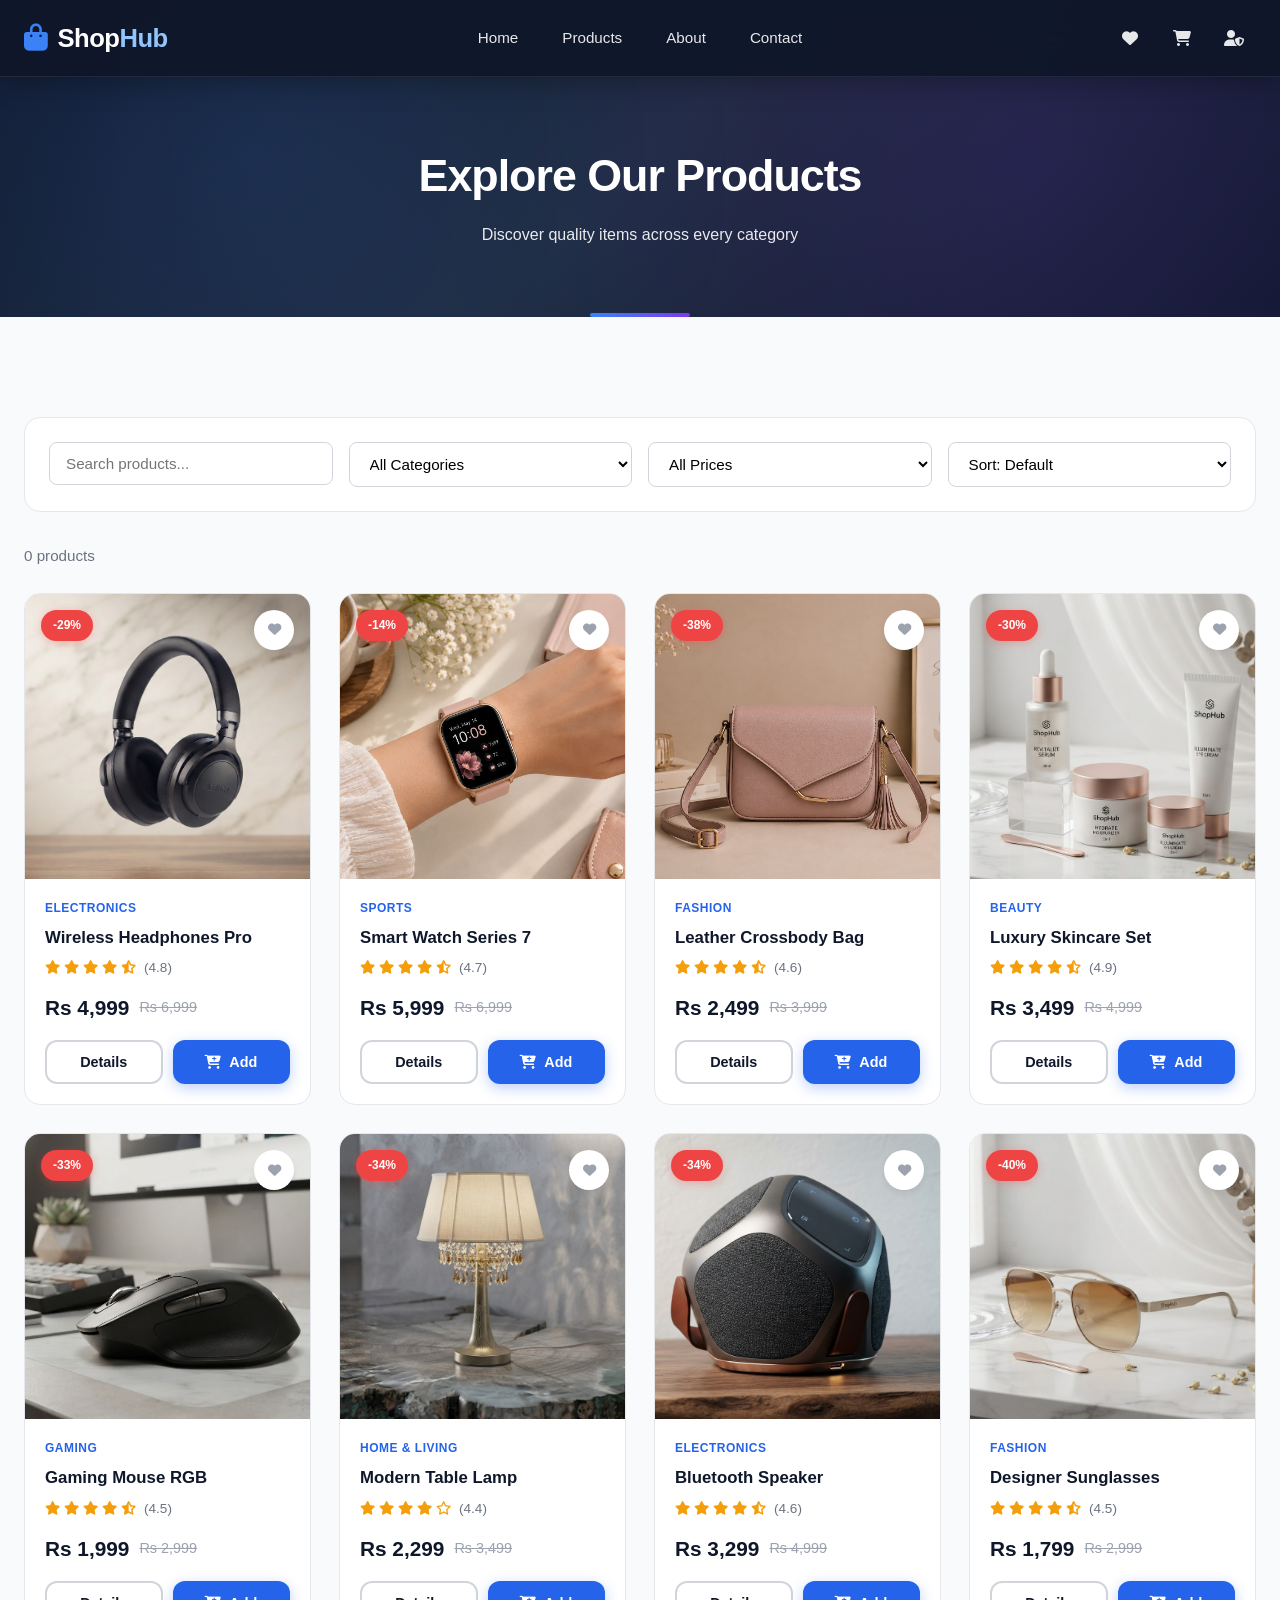
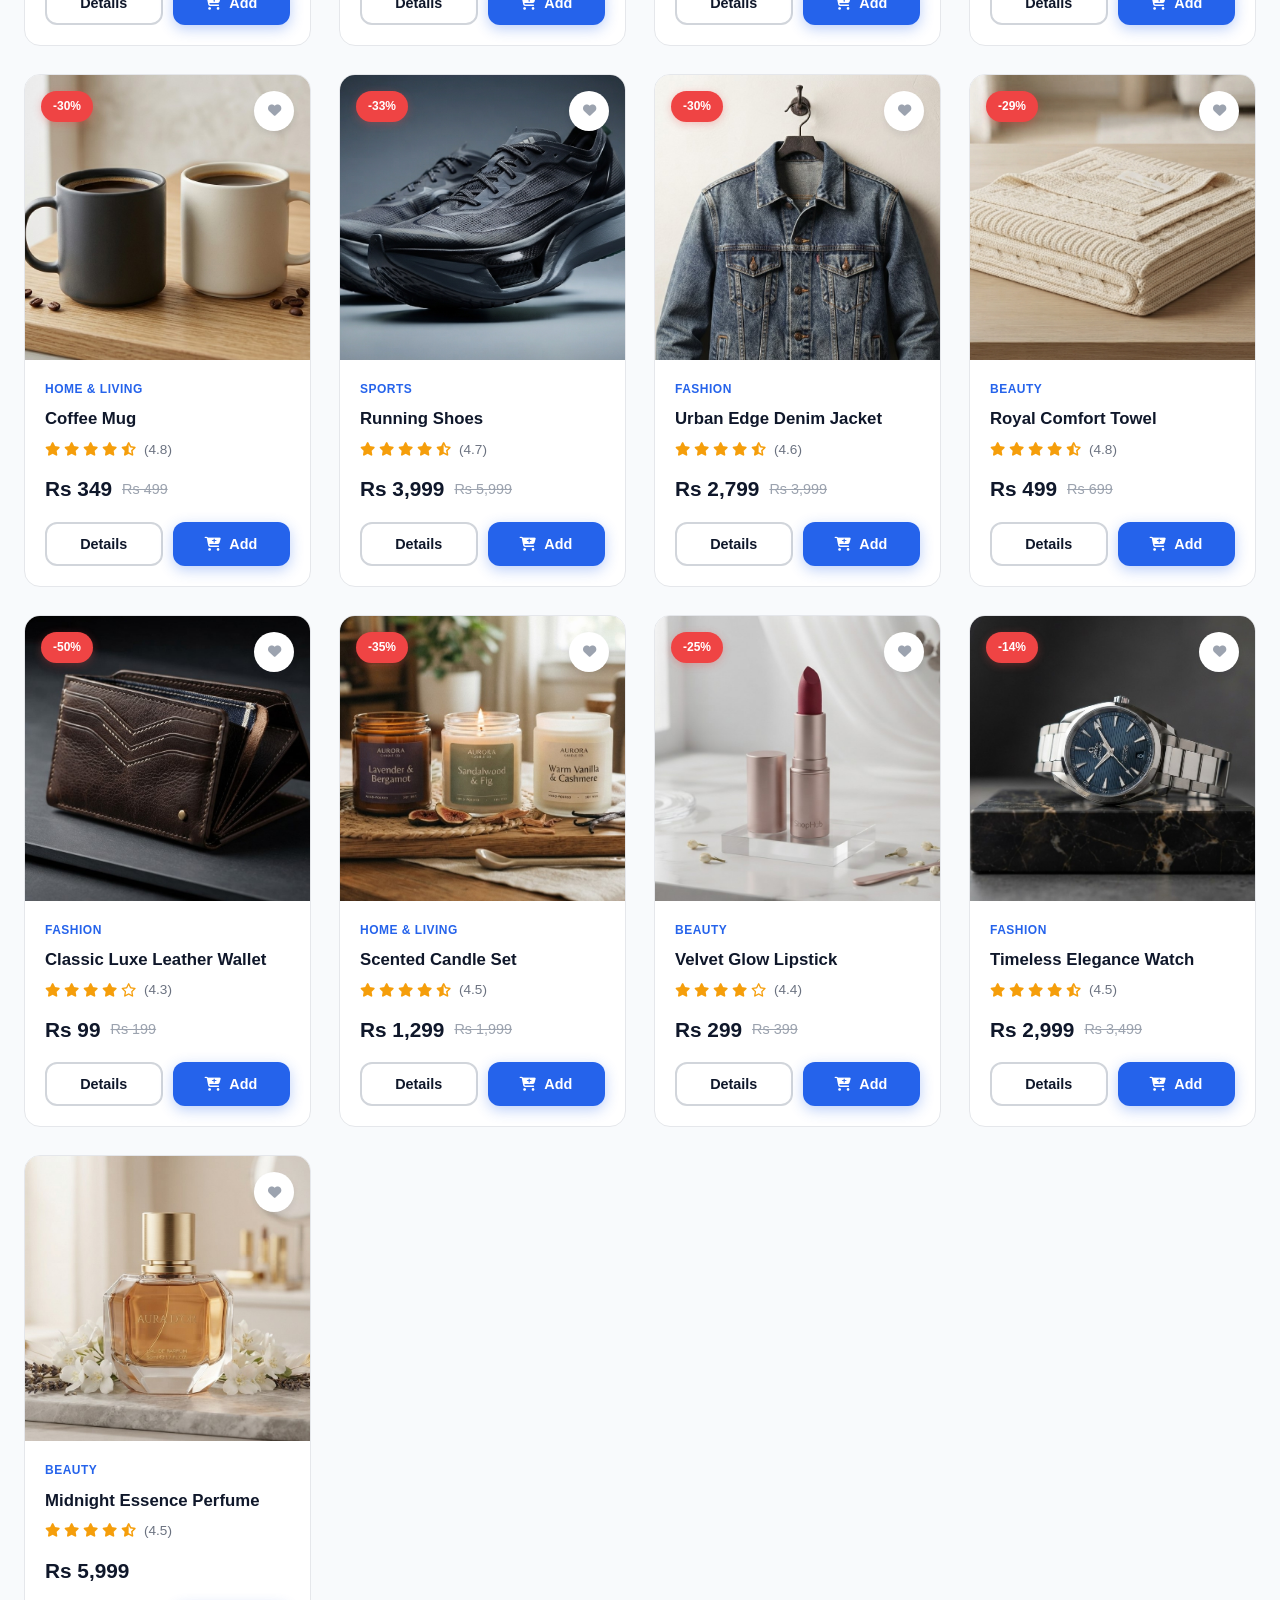
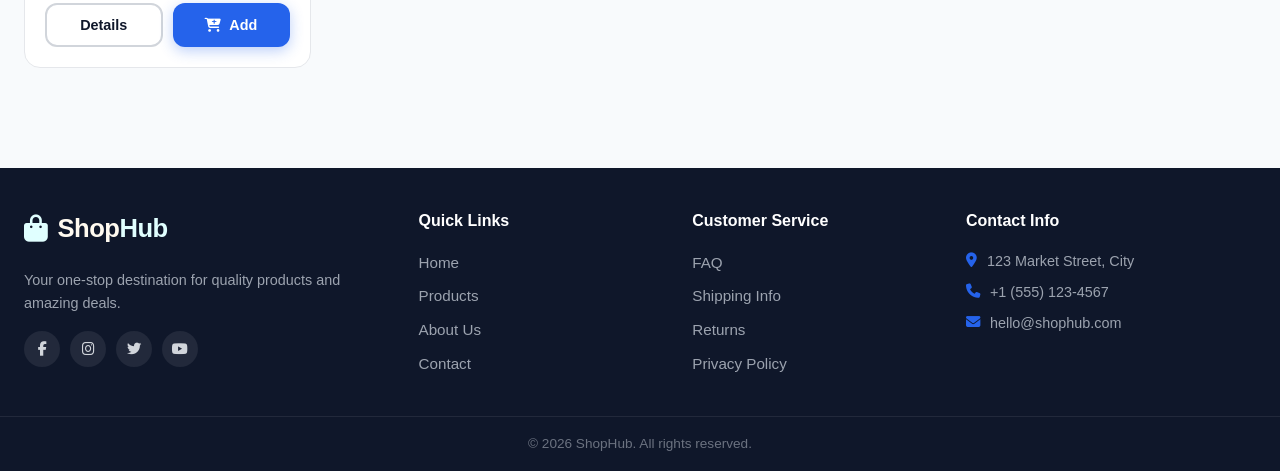
<file: Product.html>
﻿<!DOCTYPE html>
<html lang="en">
<head>
    <meta charset="UTF-8" />
    <meta name="viewport" content="width=device-width, initial-scale=1.0" />
    <title>Products — ShopHub</title>
    <link rel="stylesheet" href="StyleSheet.css" />
    <link rel="stylesheet" href="https://cdnjs.cloudflare.com/ajax/libs/font-awesome/6.4.2/css/all.min.css" />
</head>
<body>
    <header class="navbar dark-nav">
        <div class="container nav-wrap">
            <a href="index.html" class="logo">
                <i class="fa-solid fa-bag-shopping"></i>
                <span>Shop<span class="accent">Hub</span></span>
            </a>
            <nav class="nav-menu" id="navMenu">
                <a href="index.html" class="nav-link">Home</a>
                <a href="product.html" class="nav-link">Products</a>
                <a href="about.html" class="nav-link">About</a>
                <a href="contact.html" class="nav-link">Contact</a>
            </nav>
            <div class="nav-actions">
                <a href="wishlist.html" class="icon-btn wishlist-btn" aria-label="Wishlist">
                    <i class="fa-solid fa-heart"></i>
                    <span class="cart-count wishlist-count" id="wishlistCount">0</span>
                </a>
                <a href="cart.html" class="icon-btn cart-btn" aria-label="Cart">
                    <i class="fa-solid fa-cart-shopping"></i>
                    <span class="cart-count" id="cartCount">0</span>
                </a>
                <a href="admin.html" class="icon-btn" aria-label="Admin">
                    <i class="fa-solid fa-user-shield"></i>
                </a>
                <button class="hamburger" id="hamburger" aria-label="Menu">
                    <span></span><span></span><span></span>
                </button>
            </div>
        </div>
        <nav class="mobile-menu" id="mobileMenu">
            <a href="index.html" class="nav-link">Home</a>
            <a href="product.html" class="nav-link">Products</a>
            <a href="about.html" class="nav-link">About</a>
            <a href="contact.html" class="nav-link">Contact</a>
            <a href="cart.html" class="nav-link"><i class="fa-solid fa-cart-shopping"></i> Cart</a>
            <a href="admin.html" class="nav-link"><i class="fa-solid fa-user-shield"></i> Admin</a>
        </nav>

    </header>

    <section class="page-header">
        <div class="container">
            <h1>Explore Our Products</h1>
            <p>Discover quality items across every category</p>
        </div>
    </section>

    <section class="section">
        <div class="container">
            <div class="filters">
                <div class="filter-group">
                    <input type="text" id="productSearch" placeholder="Search products..." />
                </div>
                <div class="filter-group">
                    <select id="categoryFilter">
                        <option value="all">All Categories</option>
                    </select>
                </div>
                <div class="filter-group">
                    <select id="priceFilter">
                        <option value="all">All Prices</option>
                        <option value="0-1000">Under ₹1,000</option>
                        <option value="1000-5000">₹1,000 - ₹5,000</option>
                        <option value="5000-15000">5,000 - ₹15,000</option>
                        <option value="15000-999999">Above ₹15,000</option>
                    </select>
                </div>
                <div class="filter-group">
                    <select id="sortFilter">
                        <option value="default">Sort: Default</option>
                        <option value="price-asc">Price: Low to High</option>
                        <option value="price-desc">Price: High to Low</option>
                        <option value="name-asc">Name: A-Z</option>
                        <option value="name-desc">Name: Z-A</option>
                    </select>
                </div>
            </div>
            <div class="products-meta">
                <span id="productCount">0 products</span>
            </div>
            <div class="products-grid" id="productsGrid"></div>
            <div class="empty-state hidden" id="emptyState">
                <i class="fa-solid fa-box-open"></i>
                <h3>No products found</h3>
                <p>Try adjusting your filters or search term.</p>
            </div>
        </div>
    </section>

    <footer class="footer">
        <div class="container footer-grid">
            <div class="footer-col">
                <a href="index.html" class="logo"><i class="fa-solid fa-bag-shopping"></i><span>Shop<span class="accent">Hub</span></span></a>
                <p>Your one-stop destination for quality products and amazing deals.</p>
                <div class="socials">
                    <a href="#"><i class="fa-brands fa-facebook-f"></i></a>
                    <a href="#"><i class="fa-brands fa-instagram"></i></a>
                    <a href="#"><i class="fa-brands fa-twitter"></i></a>
                    <a href="#"><i class="fa-brands fa-youtube"></i></a>
                </div>
            </div>
            <div class="footer-col">
                <h4>Quick Links</h4>
                <ul><li><a href="index.html">Home</a></li><li><a href="products.html">Products</a></li><li><a href="about.html">About Us</a></li><li><a href="contact.html">Contact</a></li></ul>
            </div>
            <div class="footer-col">
                <h4>Customer Service</h4>
                <ul><li><a href="#">FAQ</a></li><li><a href="#">Shipping Info</a></li><li><a href="#">Returns</a></li><li><a href="#">Privacy Policy</a></li></ul>
            </div>
            <div class="footer-col">
                <h4>Contact Info</h4>
                <ul class="contact-list">
                    <li><i class="fa-solid fa-location-dot"></i> 123 Market Street, City</li>
                    <li><i class="fa-solid fa-phone"></i> +1 (555) 123-4567</li>
                    <li><i class="fa-solid fa-envelope"></i> hello@shophub.com</li>
                </ul>
            </div>
        </div>
        <div class="footer-bottom"><div class="container"><p>&copy; 2026 ShopHub. All rights reserved.</p></div></div>
    </footer>

    <div class="toast-container" id="toastContainer"></div>
    <script src="Script.js"></script>
</body>
</html>
</file>
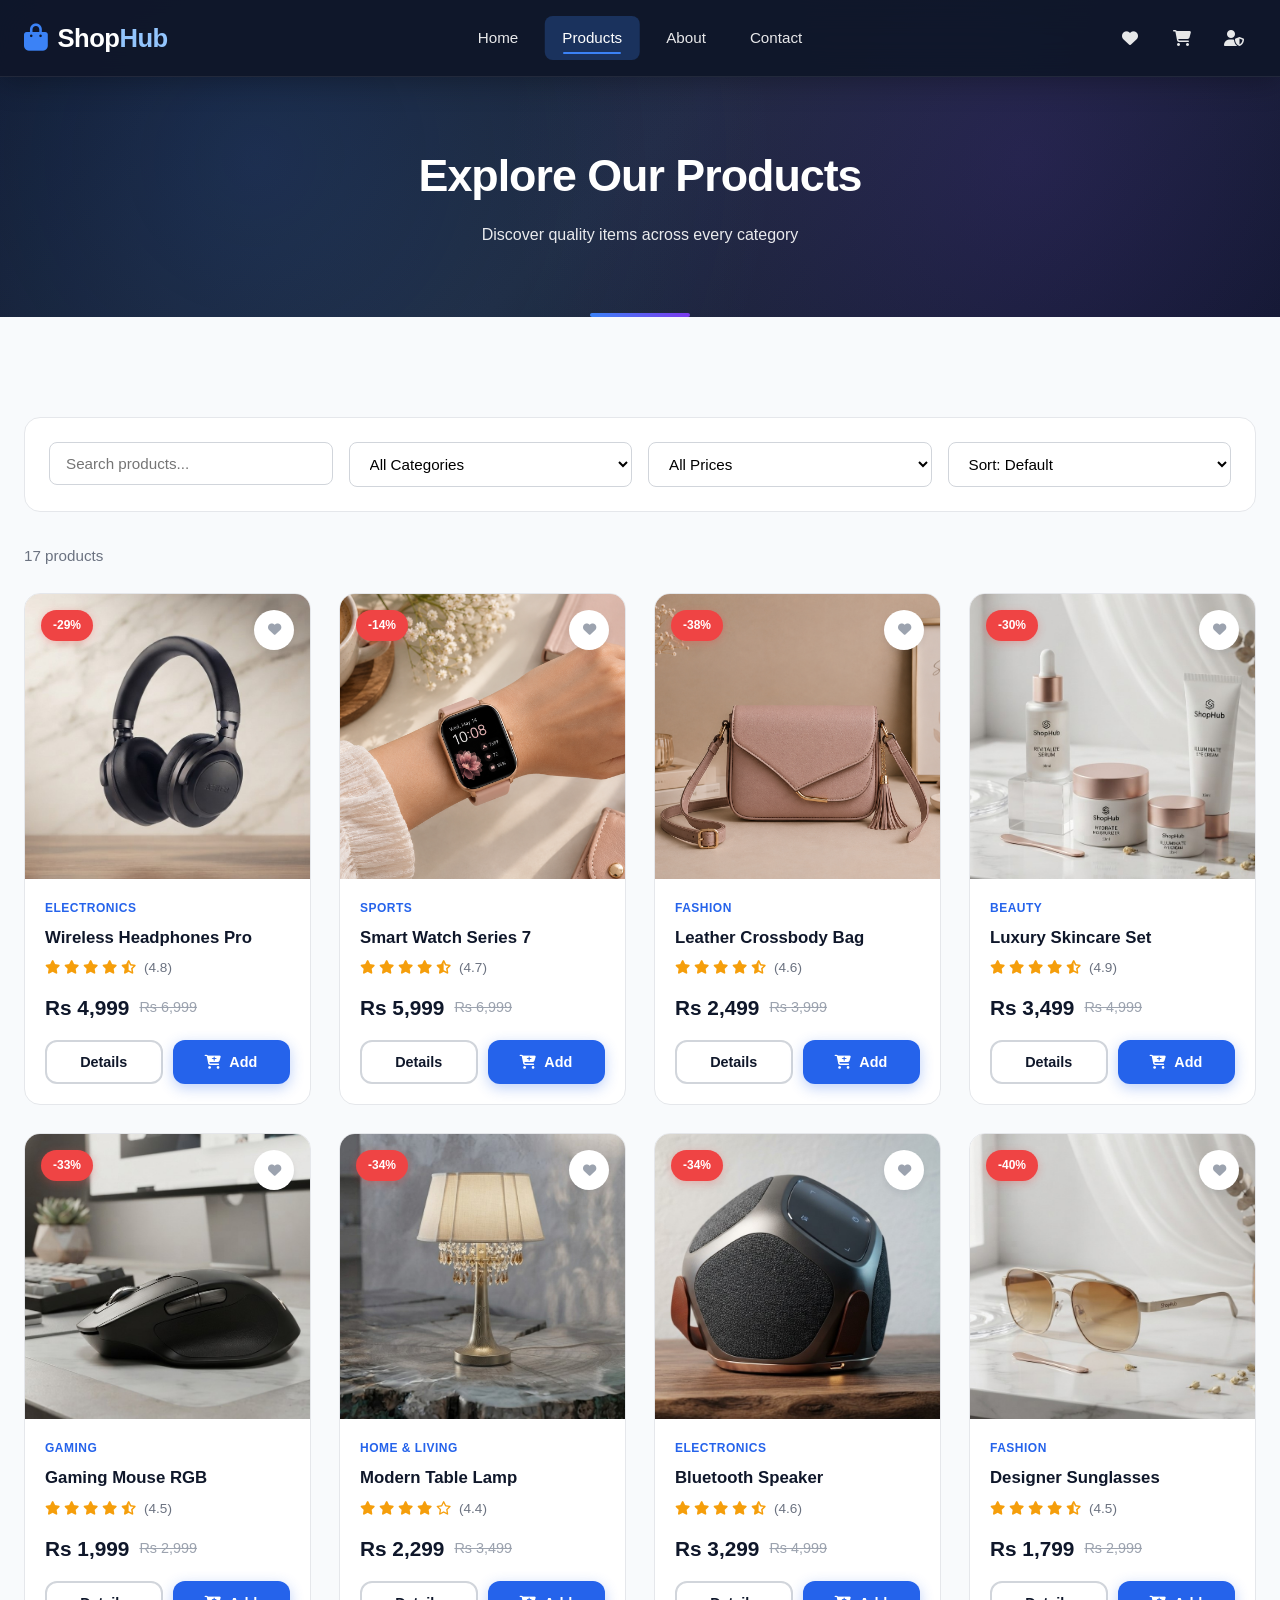
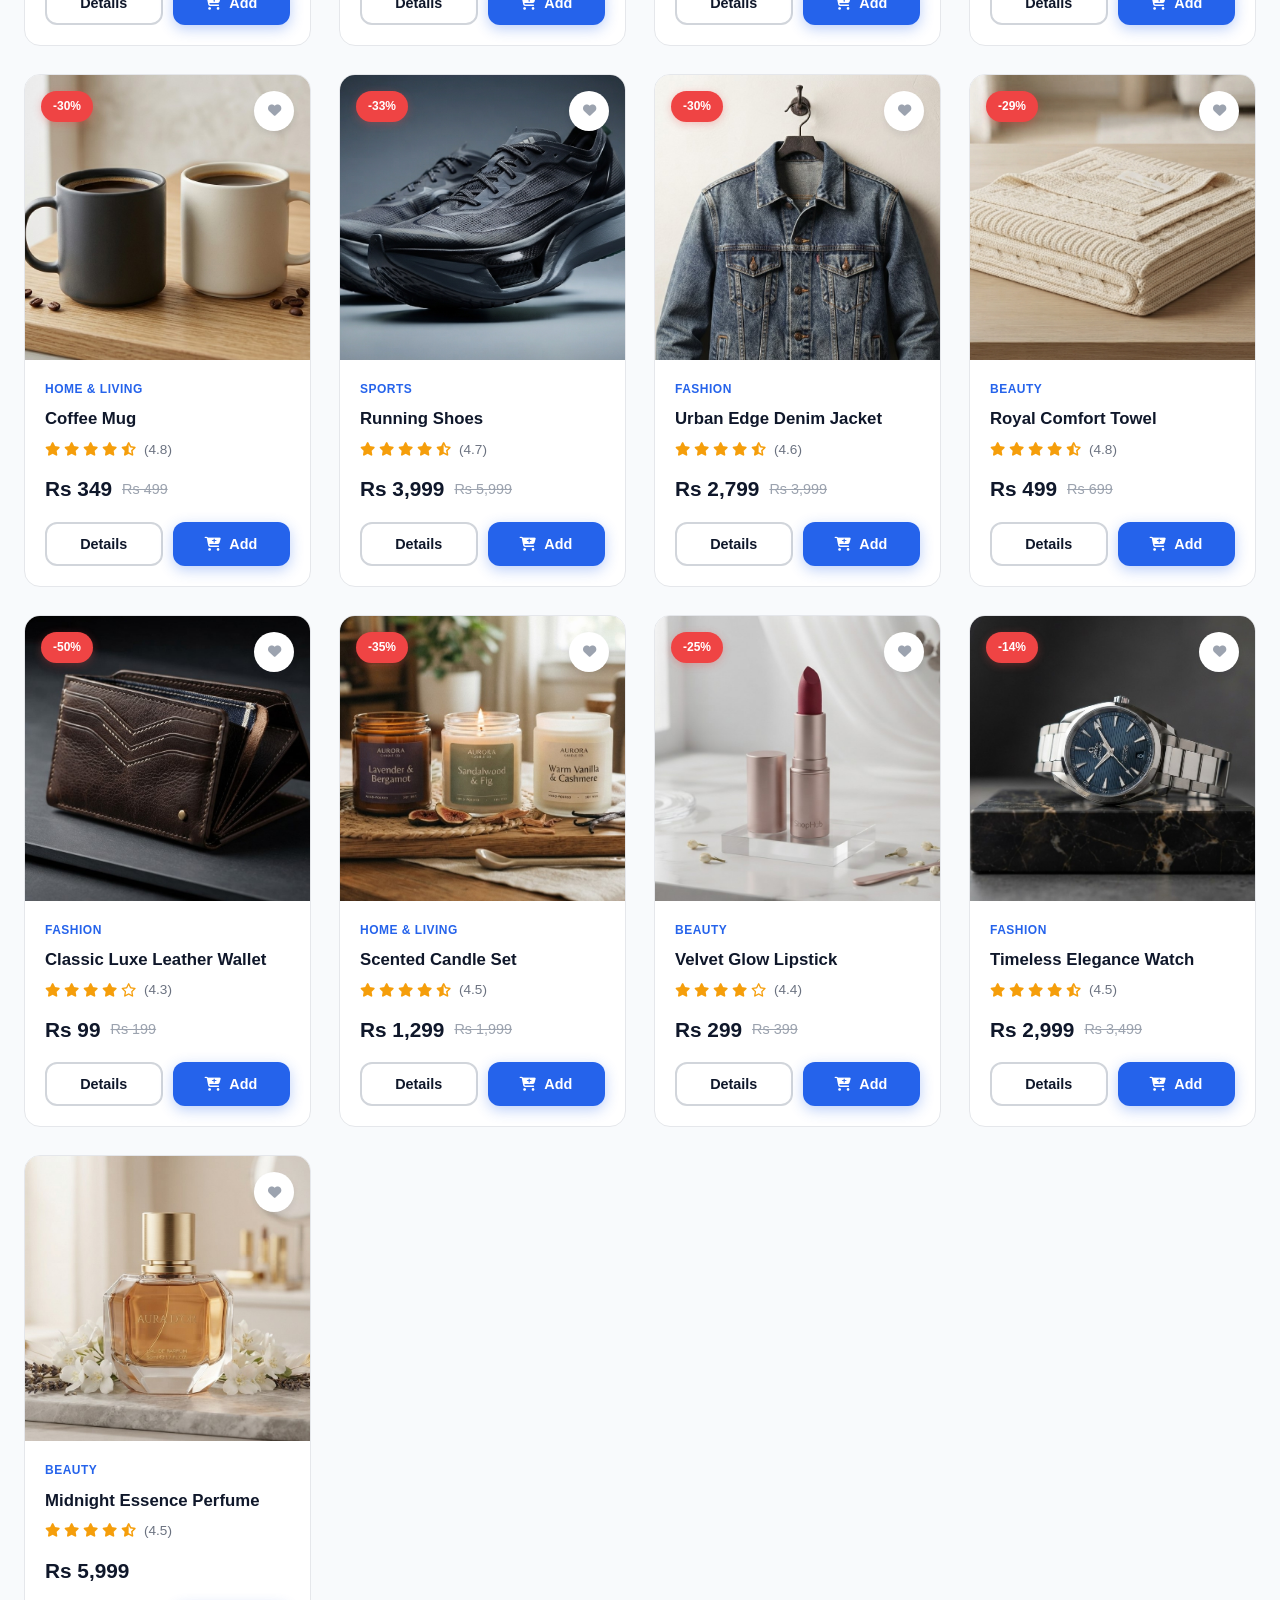
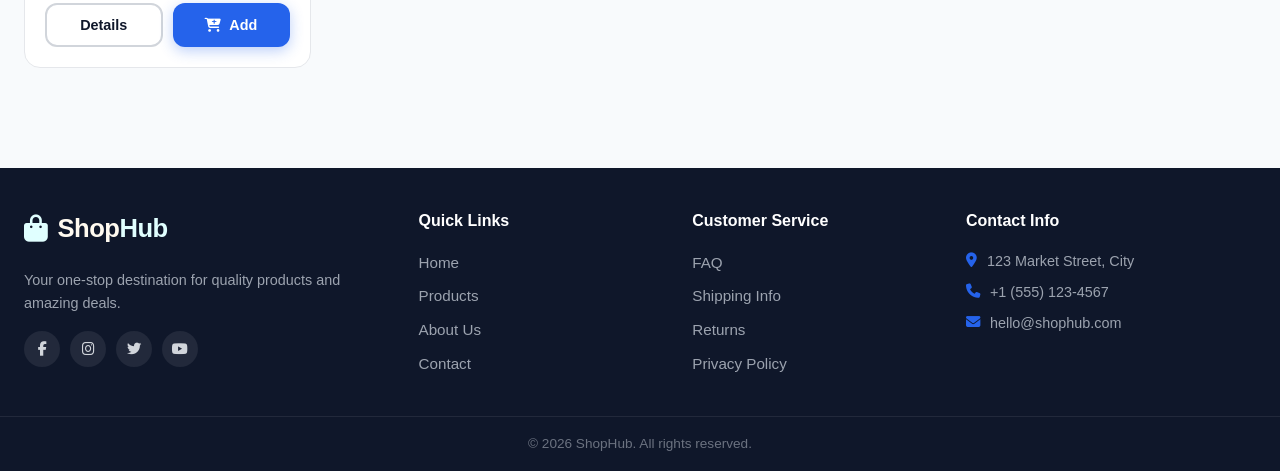
<file: product.html>
﻿<!DOCTYPE html>
<html lang="en">
<head>
    <meta charset="UTF-8" />
    <meta name="viewport" content="width=device-width, initial-scale=1.0" />
    <title>Products — ShopHub</title>
    <link rel="stylesheet" href="StyleSheet.css" />
    <link rel="stylesheet" href="https://cdnjs.cloudflare.com/ajax/libs/font-awesome/6.4.2/css/all.min.css" />
</head>
<body>

    <!-- NAVBAR -->
    <header class="navbar dark-nav">
        <div class="container nav-wrap">
            <a href="index.html" class="logo">
                <i class="fa-solid fa-bag-shopping"></i>
                <span>Shop<span class="accent">Hub</span></span>
            </a>
            <nav class="nav-menu" id="navMenu">
                <a href="index.html" class="nav-link">Home</a>
                <a href="product.html" class="nav-link active">Products</a>
                <a href="about.html" class="nav-link">About</a>
                <a href="contact.html" class="nav-link">Contact</a>
            </nav>
            <div class="nav-actions">
                <a href="wishlist.html" class="icon-btn wishlist-btn" aria-label="Wishlist">
                    <i class="fa-solid fa-heart"></i>
                    <span class="cart-count wishlist-count" id="wishlistCount">0</span>
                </a>
                <a href="cart.html" class="icon-btn cart-btn" aria-label="Cart">
                    <i class="fa-solid fa-cart-shopping"></i>
                    <span class="cart-count" id="cartCount">0</span>
                </a>
                <a href="admin.html" class="icon-btn" aria-label="Admin">
                    <i class="fa-solid fa-user-shield"></i>
                </a>
                <button class="hamburger" id="hamburger" aria-label="Menu">
                    <span></span><span></span><span></span>
                </button>
            </div>
        </div>
        <nav class="mobile-menu" id="mobileMenu">
            <a href="index.html" class="nav-link">Home</a>
            <a href="product.html" class="nav-link">Products</a>
            <a href="about.html" class="nav-link">About</a>
            <a href="contact.html" class="nav-link">Contact</a>
            <a href="wishlist.html" class="nav-link"><i class="fa-solid fa-heart"></i> Wishlist</a>
            <a href="cart.html" class="nav-link"><i class="fa-solid fa-cart-shopping"></i> Cart</a>
            <a href="admin.html" class="nav-link"><i class="fa-solid fa-user-shield"></i> Admin</a>
        </nav>
    </header>

    <!-- PAGE HEADER -->
    <section class="page-header">
        <div class="container">
            <h1>Explore Our Products</h1>
            <p>Discover quality items across every category</p>
        </div>
    </section>

    <!-- PRODUCTS SECTION -->
    <section class="section">
        <div class="container">
            
            <!-- FILTERS -->
            <div class="filters">
                <div class="filter-group">
                    <input type="text" id="productSearch" placeholder="Search products..." />
                </div>
                <div class="filter-group">
                    <select id="productCategory">
                        <option value="All">All Categories</option>
                        <option value="Electronics">Electronics</option>
                        <option value="Fashion">Fashion</option>
                        <option value="Beauty">Beauty</option>
                        <option value="Gaming">Gaming</option>
                        <option value="Sports">Sports</option>
                        <option value="Home & Living">Home & Living</option>
                    </select>
                </div>
                <div class="filter-group">
                    <select id="productPrice">
                        <option value="All">All Prices</option>
                        <option value="under1000">Under Rs 1,000</option>
                        <option value="1000-3000">Rs 1,000 - 3,000</option>
                        <option value="3000-5000">Rs 3,000 - 5,000</option>
                        <option value="over5000">Over Rs 5,000</option>
                    </select>
                </div>
                <div class="filter-group">
                    <select id="productSort">
                        <option value="default">Sort: Default</option>
                        <option value="price-low">Price: Low to High</option>
                        <option value="price-high">Price: High to Low</option>
                        <option value="rating">Highest Rated</option>
                        <option value="name">Name: A to Z</option>
                    </select>
                </div>
            </div>

            <!-- PRODUCTS META -->
            <div class="products-meta">
                <span id="productsMeta">17 products</span>
            </div>

            <!-- PRODUCTS GRID -->
            <div id="productsGrid" class="products-grid">
                <div class="loader">Loading products...</div>
            </div>

        </div>
    </section>

    <!-- FOOTER -->
    <footer class="footer">
        <div class="container footer-grid">
            <div class="footer-col">
                <a href="index.html" class="logo">
                    <i class="fa-solid fa-bag-shopping"></i>
                    <span>Shop<span class="accent">Hub</span></span>
                </a>
                <p>Your one-stop destination for quality products and amazing deals.</p>
                <div class="socials">
                    <a href="#"><i class="fa-brands fa-facebook-f"></i></a>
                    <a href="#"><i class="fa-brands fa-instagram"></i></a>
                    <a href="#"><i class="fa-brands fa-twitter"></i></a>
                    <a href="#"><i class="fa-brands fa-youtube"></i></a>
                </div>
            </div>
            <div class="footer-col">
                <h4>Quick Links</h4>
                <ul>
                    <li><a href="index.html">Home</a></li>
                    <li><a href="product.html">Products</a></li>
                    <li><a href="about.html">About Us</a></li>
                    <li><a href="contact.html">Contact</a></li>
                </ul>
            </div>
            <div class="footer-col">
                <h4>Customer Service</h4>
                <ul>
                    <li><a href="#">FAQ</a></li>
                    <li><a href="#">Shipping Info</a></li>
                    <li><a href="#">Returns</a></li>
                    <li><a href="#">Privacy Policy</a></li>
                </ul>
            </div>
            <div class="footer-col">
                <h4>Contact Info</h4>
                <ul class="contact-list">
                    <li><i class="fa-solid fa-location-dot"></i> 123 Market Street, City</li>
                    <li><i class="fa-solid fa-phone"></i> +1 (555) 123-4567</li>
                    <li><i class="fa-solid fa-envelope"></i> hello@shophub.com</li>
                </ul>
            </div>
        </div>
        <div class="footer-bottom">
            <div class="container">
                <p>&copy; 2026 ShopHub. All rights reserved.</p>
            </div>
        </div>
    </footer>

    <!-- TOAST NOTIFICATIONS -->
    <div class="toast-container" id="toastContainer"></div>

    <!-- JAVASCRIPT -->
    <script src="Script.js"></script>
</body>
</html>
</file>
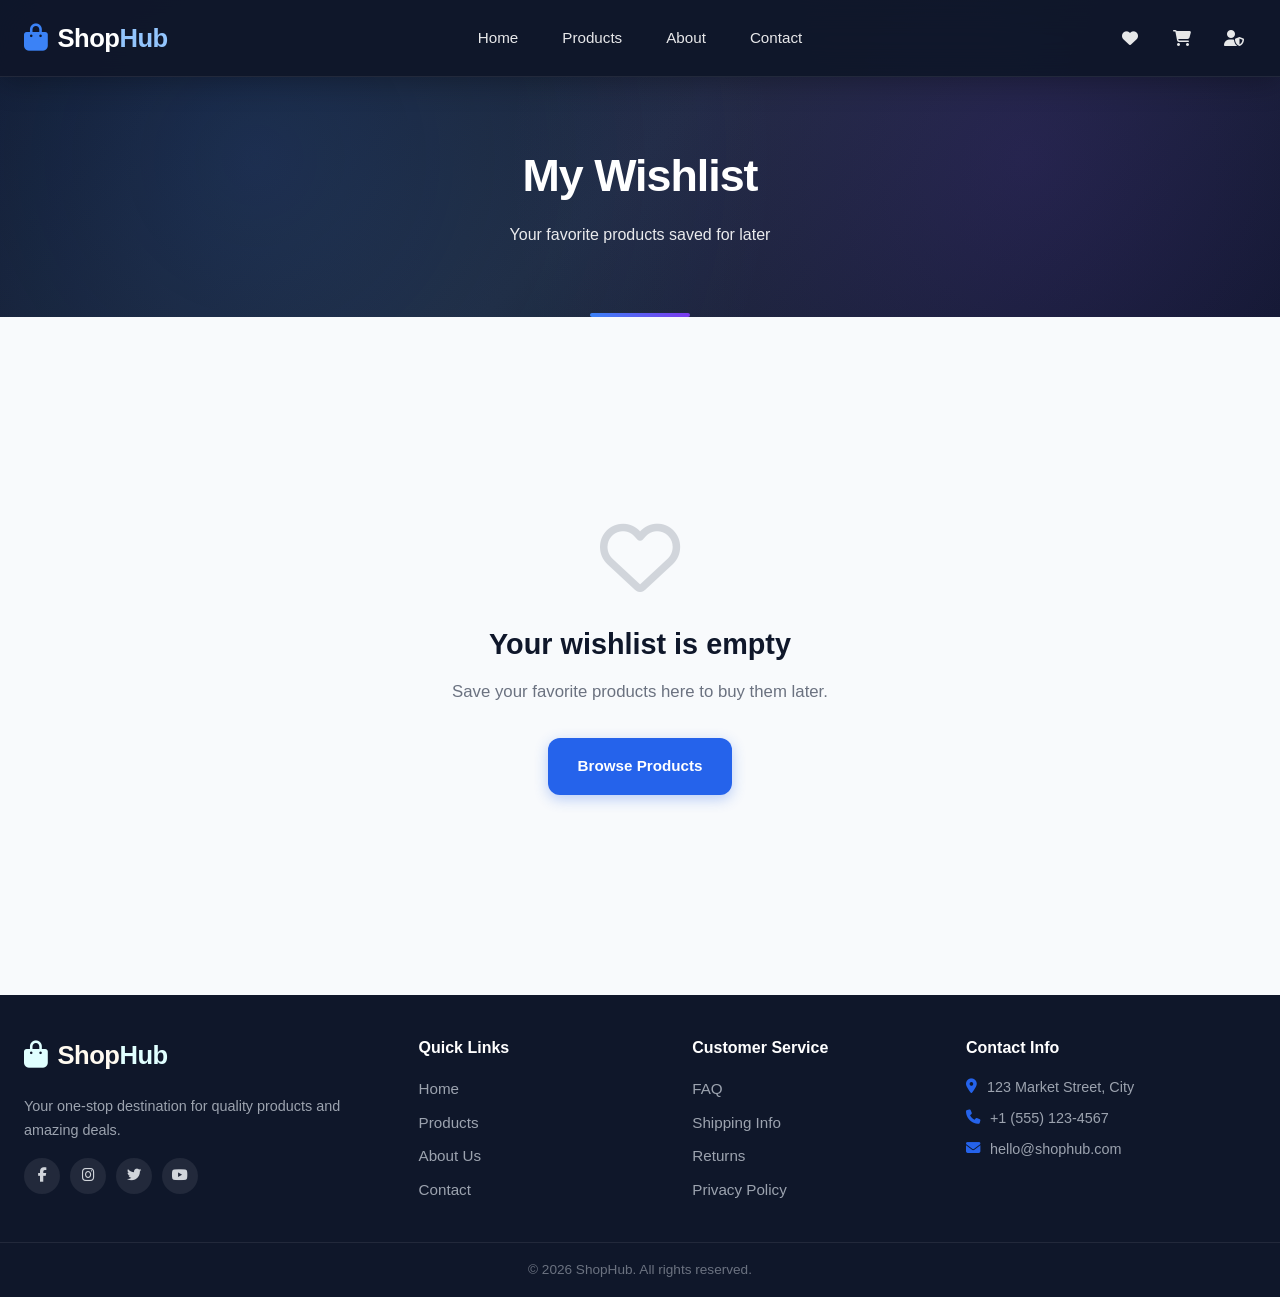
<file: wishlist.html>
﻿<!DOCTYPE html>
<html lang="en">
<head>
    <meta charset="UTF-8" />
    <meta name="viewport" content="width=device-width, initial-scale=1.0" />
    <title>My Wishlist — ShopHub</title>
    <link rel="stylesheet" href="StyleSheet.css" />
    <link rel="stylesheet" href="https://cdnjs.cloudflare.com/ajax/libs/font-awesome/6.4.2/css/all.min.css" />
</head>
<body>

    <!-- NAVBAR -->
    <header class="navbar dark-nav">
        <div class="container nav-wrap">
            <a href="index.html" class="logo">
                <i class="fa-solid fa-bag-shopping"></i>
                <span>Shop<span class="accent">Hub</span></span>
            </a>
            <nav class="nav-menu" id="navMenu">
                <a href="index.html" class="nav-link">Home</a>
                <a href="Product.html" class="nav-link">Products</a>
                <a href="About.html" class="nav-link">About</a>
                <a href="Contact.html" class="nav-link">Contact</a>
            </nav>
            <div class="nav-actions">
                <a href="wishlist.html" class="icon-btn wishlist-btn" aria-label="Wishlist">
                    <i class="fa-solid fa-heart"></i>
                    <span class="cart-count wishlist-count" id="wishlistCount">0</span>
                </a>
                <a href="Cart.html" class="icon-btn cart-btn" aria-label="Cart">
                    <i class="fa-solid fa-cart-shopping"></i>
                    <span class="cart-count" id="cartCount">0</span>
                </a>
                <a href="Admin.html" class="icon-btn" aria-label="Admin">
                    <i class="fa-solid fa-user-shield"></i>
                </a>
                <button class="hamburger" id="hamburger"><span></span><span></span><span></span></button>
            </div>
        </div>
        <nav class="mobile-menu" id="mobileMenu">
            <a href="index.html" class="nav-link">Home</a>
            <a href="Product.html" class="nav-link">Products</a>
            <a href="About.html" class="nav-link">About</a>
            <a href="Contact.html" class="nav-link">Contact</a>
            <a href="wishlist.html" class="nav-link"><i class="fa-solid fa-heart"></i> Wishlist</a>
            <a href="Cart.html" class="nav-link"><i class="fa-solid fa-cart-shopping"></i> Cart</a>
            <a href="Admin.html" class="nav-link"><i class="fa-solid fa-user-shield"></i> Admin</a>
        </nav>
    </header>

    <!-- PAGE HEADER -->
    <section class="page-header">
        <div class="container">
            <h1>My Wishlist</h1>
            <p>Your favorite products saved for later</p>
        </div>
    </section>

    <!-- WISHLIST CONTENT -->
    <section class="section">
        <div class="container">
            <div id="wishlistContent"></div>
        </div>
    </section>

    <!-- FOOTER -->
    <footer class="footer">
        <div class="container footer-grid">
            <div class="footer-col">
                <a href="index.html" class="logo">
                    <i class="fa-solid fa-bag-shopping"></i>
                    <span>Shop<span class="accent">Hub</span></span>
                </a>
                <p>Your one-stop destination for quality products and amazing deals.</p>
                <div class="socials">
                    <a href="#"><i class="fa-brands fa-facebook-f"></i></a>
                    <a href="#"><i class="fa-brands fa-instagram"></i></a>
                    <a href="#"><i class="fa-brands fa-twitter"></i></a>
                    <a href="#"><i class="fa-brands fa-youtube"></i></a>
                </div>
            </div>
            <div class="footer-col">
                <h4>Quick Links</h4>
                <ul>
                    <li><a href="index.html">Home</a></li>
                    <li><a href="Product.html">Products</a></li>
                    <li><a href="About.html">About Us</a></li>
                    <li><a href="Contact.html">Contact</a></li>
                </ul>
            </div>
            <div class="footer-col">
                <h4>Customer Service</h4>
                <ul>
                    <li><a href="#">FAQ</a></li>
                    <li><a href="#">Shipping Info</a></li>
                    <li><a href="#">Returns</a></li>
                    <li><a href="#">Privacy Policy</a></li>
                </ul>
            </div>
            <div class="footer-col">
                <h4>Contact Info</h4>
                <ul class="contact-list">
                    <li><i class="fa-solid fa-location-dot"></i> 123 Market Street, City</li>
                    <li><i class="fa-solid fa-phone"></i> +1 (555) 123-4567</li>
                    <li><i class="fa-solid fa-envelope"></i> hello@shophub.com</li>
                </ul>
            </div>
        </div>
        <div class="footer-bottom">
            <div class="container">
                <p>&copy; 2026 ShopHub. All rights reserved.</p>
            </div>
        </div>
    </footer>

    <!-- TOAST NOTIFICATIONS -->
    <div class="toast-container" id="toastContainer"></div>

    <!-- JAVASCRIPT -->
    <script src="Script.js"></script>
</body>
</html>
</file>
<file: StyleSheet.css>
﻿/* ============================================
   ShopHub — Modern Premium E-Commerce (FINAL)
   ============================================ */

:root {
    --primary: #2563EB;
    --primary-dark: #1D4ED8;
    --primary-light: #DBEAFE;
    --accent: #7C3AED;
    --accent-light: #EDE9FE;
    --dark: #0F172A;
    --charcoal: #1E293B;
    --gray-900: #111827;
    --gray-700: #374151;
    --gray-500: #6B7280;
    --gray-400: #9CA3AF;
    --gray-300: #D1D5DB;
    --gray-200: #E5E7EB;
    --gray-100: #F3F4F6;
    --gray-50: #F8FAFC;
    --white: #FFFFFF;
    --success: #10B981;
    --danger: #EF4444;
    --warning: #F59E0B;
    --shadow-sm: 0 1px 2px rgba(15, 23, 42, 0.05);
    --shadow: 0 4px 6px rgba(15, 23, 42, 0.07);
    --shadow-md: 0 10px 15px rgba(15, 23, 42, 0.1);
    --shadow-lg: 0 20px 25px rgba(15, 23, 42, 0.15);
    --shadow-xl: 0 25px 50px rgba(15, 23, 42, 0.25);
    --radius-sm: 8px;
    --radius: 12px;
    --radius-lg: 16px;
    --radius-xl: 24px;
    --transition: all 0.3s cubic-bezier(0.4, 0, 0.2, 1);
}

* {
    margin: 0;
    padding: 0;
    box-sizing: border-box;
}

html {
    scroll-behavior: smooth;
}

body {
    font-family: 'Inter', -apple-system, BlinkMacSystemFont, 'Segoe UI', Roboto, 'Helvetica Neue', Arial, sans-serif;
    color: var(--gray-900);
    background: var(--gray-50);
    line-height: 1.6;
    -webkit-font-smoothing: antialiased;
    -moz-osx-font-smoothing: grayscale;
}

img {
    max-width: 100%;
    display: block;
}

a {
    text-decoration: none;
    color: inherit;
    transition: var(--transition);
}

ul {
    list-style: none;
}

button {
    font-family: inherit;
    cursor: pointer;
    border: none;
    background: none;
}

input, select, textarea {
    font-family: inherit;
}

.container {
    max-width: 1280px;
    margin: 0 auto;
    padding: 0 24px;
}

.accent {
    color: var(--primary);
}

.muted {
    color: var(--gray-500);
    font-size: 0.9rem;
}

.hidden {
    display: none !important;
}

/* ============ BUTTONS ============ */
.btn {
    display: inline-flex;
    align-items: center;
    justify-content: center;
    gap: 8px;
    padding: 14px 28px;
    font-weight: 600;
    font-size: 0.95rem;
    border-radius: var(--radius);
    transition: var(--transition);
    cursor: pointer;
    border: 2px solid transparent;
    white-space: nowrap;
    position: relative;
    overflow: hidden;
}

    .btn::before {
        content: '';
        position: absolute;
        top: 50%;
        left: 50%;
        width: 0;
        height: 0;
        border-radius: 50%;
        background: rgba(255, 255, 255, 0.3);
        transform: translate(-50%, -50%);
        transition: width 0.6s, height 0.6s;
    }

    .btn:hover::before {
        width: 300px;
        height: 300px;
    }

.btn-primary {
    background: var(--primary);
    color: var(--white);
    box-shadow: 0 4px 14px rgba(37, 99, 235, 0.3);
}

    .btn-primary:hover {
        background: var(--primary-dark);
        transform: translateY(-2px);
        box-shadow: 0 8px 20px rgba(37, 99, 235, 0.4);
    }

.btn-outline {
    background: transparent;
    color: var(--dark);
    border-color: var(--gray-300);
}

    .btn-outline:hover {
        border-color: var(--primary);
        color: var(--primary);
        background: var(--primary-light);
    }

.btn-light {
    background: var(--white);
    color: var(--dark);
}

    .btn-light:hover {
        background: var(--gray-100);
        transform: translateY(-2px);
    }

.btn-danger {
    background: var(--danger);
    color: var(--white);
}

    .btn-danger:hover {
        background: #DC2626;
    }

.btn-sm {
    padding: 8px 16px;
    font-size: 0.85rem;
}

.btn-block {
    width: 100%;
}

.center-btn {
    text-align: center;
    margin-top: 48px;
}

/* ============ NAVBAR (HOME PAGE - WHITE BLUR) ============ */
/* ============ NAVBAR (WHITE TEXT & ICONS) ============ */
.navbar {
    position: fixed;
    top: 0;
    left: 0;
    right: 0;
    background: rgba(255, 255, 255, 0.25);
    backdrop-filter: blur(20px);
    -webkit-backdrop-filter: blur(20px);
    box-shadow: 0 4px 30px rgba(0, 0, 0, 0.1);
    z-index: 1000;
    transition: var(--transition);
    border-bottom: 1px solid rgba(255, 255, 255, 0.3);
}

.nav-wrap {
    display: flex;
    align-items: center;
    justify-content: space-between;
    height: 76px;
    gap: 24px;
    padding: 0 24px;
    position: relative;
}

.logo {
    display: flex;
    align-items: center;
    gap: 10px;
    font-size: 1.6rem;
    font-weight: 800;
    color: floralwhite !important;
    letter-spacing: -0.5px;
    transition: var(--transition);
    flex-shrink: 0;
}

    .logo i {
        color: lightcyan !important;
        font-size: 1.7rem;
        transition: transform 0.5s cubic-bezier(0.34, 1.56, 0.64, 1);
    }

    .logo:hover i {
        transform: rotate(-10deg) scale(1.1);
    }

    .logo .accent {
        color: lightcyan !important;
    }

.nav-menu {
    display: flex;
    gap: 8px;
    position: absolute;
    left: 50%;
    transform: translateX(-50%);
}

.nav-link {
    font-weight: 500;
    color: #ffffff !important;
    transition: var(--transition);
    position: relative;
    padding: 10px 18px;
    border-radius: var(--radius-sm);
    white-space: nowrap;
    font-size: 0.95rem;
}

    .nav-link::after {
        content: '';
        position: absolute;
        bottom: 6px;
        left: 50%;
        width: 0;
        height: 2px;
        background: #ffffff !important;
        transition: all 0.3s ease;
        transform: translateX(-50%);
        border-radius: 2px;
    }

    .nav-link:hover {
        color: #ffffff !important;
        background: rgba(255, 255, 255, 0.2) !important;
    }

        .nav-link:hover::after {
            width: 50%;
        }

    .nav-link.active {
        color: #ffffff !important;
        font-weight: 500;
        background: transparent !important;
    }

        .nav-link.active::after {
            width: 60%;
        }

.nav-actions {
    display: flex;
    align-items: center;
    gap: 8px;
    margin-left: auto;
}

.icon-btn {
    width: 44px;
    height: 44px;
    border-radius: 50%;
    display: inline-flex;
    align-items: center;
    justify-content: center;
    color: #ffffff !important;
    transition: var(--transition);
    position: relative;
    background: transparent;
}

    .icon-btn:hover {
        color: #ffffff !important;
        background: rgba(255, 255, 255, 0.2) !important;
        transform: translateY(-2px);
    }

    .icon-btn i {
        transition: transform 0.3s ease;
    }

    .icon-btn:hover i {
        transform: scale(1.1);
    }

.cart-btn {
    position: relative;
}

    .cart-btn:hover i {
        animation: cartWiggle 0.5s ease;
    }

@keyframes cartWiggle {
    0%, 100% {
        transform: rotate(0) scale(1.1);
    }

    25% {
        transform: rotate(-12deg) scale(1.1);
    }

    75% {
        transform: rotate(12deg) scale(1.1);
    }
}

.cart-count {
    position: absolute;
    top: 0;
    right: 0;
    background: #EF4444 !important;
    color: #ffffff !important;
    font-size: 0.7rem;
    font-weight: 700;
    min-width: 20px;
    height: 20px;
    border-radius: 50%;
    display: flex;
    align-items: center;
    justify-content: center;
    padding: 0 5px;
    box-shadow: 0 2px 8px rgba(239, 68, 68, 0.4);
    border: 2px solid rgba(255, 255, 255, 0.5);
}

    .cart-count.bump {
        animation: cartBump 0.5s cubic-bezier(0.34, 1.56, 0.64, 1);
    }

@keyframes cartBump {
    0% {
        transform: scale(1);
    }

    50% {
        transform: scale(1.4);
    }

    100% {
        transform: scale(1);
    }
}

.hamburger {
    display: none;
    flex-direction: column;
    gap: 5px;
    padding: 10px;
    border-radius: var(--radius-sm);
    transition: var(--transition);
}

    .hamburger span {
        width: 22px;
        height: 2px;
        background: #ffffff !important;
        border-radius: 2px;
        transition: var(--transition);
        transform-origin: center;
    }

    .hamburger:hover {
        background: rgba(255, 255, 255, 0.2);
    }

    .hamburger.active span:nth-child(1) {
        transform: translateY(7px) rotate(45deg);
    }

    .hamburger.active span:nth-child(2) {
        opacity: 0;
        transform: scaleX(0);
    }

    .hamburger.active span:nth-child(3) {
        transform: translateY(-7px) rotate(-45deg);
    }

.mobile-menu {
    display: none;
    flex-direction: column;
    background: rgba(255, 255, 255, 0.95);
    padding: 16px 24px;
    gap: 8px;
    border-top: 1px solid rgba(255, 255, 255, 0.3);
    box-shadow: 0 10px 30px rgba(0, 0, 0, 0.1);
}

    .mobile-menu.open {
        display: flex;
    }

    .mobile-menu .nav-link {
        padding: 12px 16px;
        border-radius: var(--radius-sm);
        color: #0F172A !important;
    }

        .mobile-menu .nav-link::after {
            display: none;
        }

        .mobile-menu .nav-link:hover {
            background: rgba(37, 99, 235, 0.1);
            color: #2563EB !important;
        }

@media (max-width: 768px) {
    .nav-menu {
        display: none !important;
    }

    .hamburger {
        display: flex;
    }

    .mobile-menu {
        display: none;
    }

        .mobile-menu.open {
            display: flex;
        }

    .nav-actions {
        gap: 4px;
    }

    .icon-btn {
        width: 40px;
        height: 40px;
    }
}
/* ============ DARK NAVBAR (OTHER PAGES) ============ */
.dark-nav {
    background: rgba(15, 23, 42, 0.95) !important;
    backdrop-filter: blur(20px);
    -webkit-backdrop-filter: blur(20px);
    box-shadow: 0 4px 30px rgba(0, 0, 0, 0.3);
    border-bottom: 1px solid rgba(255, 255, 255, 0.08);
}

    .dark-nav .logo {
        color: #ffffff !important;
    }

        .dark-nav .logo i {
            color: #3B82F6 !important;
        }

        .dark-nav .logo .accent {
            color: #93C5FD !important;
        }

    .dark-nav .nav-link {
        color: rgba(255, 255, 255, 0.9) !important;
    }

        .dark-nav .nav-link:hover {
            color: #ffffff !important;
            background: rgba(255, 255, 255, 0.1) !important;
        }

        .dark-nav .nav-link.active {
            color: #ffffff !important;
            background: rgba(59, 130, 246, 0.25) !important;
        }

        .dark-nav .nav-link::after {
            background: #3B82F6 !important;
        }

    .dark-nav .icon-btn {
        color: rgba(255, 255, 255, 0.9) !important;
    }

        .dark-nav .icon-btn:hover {
            color: #ffffff !important;
            background: rgba(255, 255, 255, 0.15) !important;
        }

    .dark-nav .hamburger span {
        background: #ffffff !important;
    }

    .dark-nav .hamburger:hover {
        background: rgba(255, 255, 255, 0.1) !important;
    }

    .dark-nav .mobile-menu {
        background: rgba(15, 23, 42, 0.98) !important;
        border-top: 1px solid rgba(255, 255, 255, 0.08);
    }

        .dark-nav .mobile-menu .nav-link {
            color: rgba(255, 255, 255, 0.9) !important;
        }

            .dark-nav .mobile-menu .nav-link:hover {
                background: rgba(255, 255, 255, 0.1) !important;
                color: #ffffff !important;
            }

    .dark-nav .cart-count {
        background: #EF4444 !important;
        color: #ffffff !important;
        border-color: rgba(15, 23, 42, 0.95) !important;
    }

/* ============ HERO (HOME PAGE - UNCHANGED) ============ */
.hero {
    position: relative;
    min-height: 100vh;
    display: flex;
    align-items: center;
    justify-content: center;
    color: var(--white);
    overflow: hidden;
}

    .hero::before {
        content: '';
        position: absolute;
        inset: -20px;
        background-image: url('21.jpg'); /* 👈 url() use karein */
        background-size: cover;
        background-position: center;
        background-repeat: no-repeat;
        z-index: 0;
    }

.hero-overlay {
    position: absolute;
    inset: 0;
    background: linear-gradient(135deg, rgba(0, 0, 0, 0.55) 0%, rgba(0, 0, 0, 0.25) 100%);
    z-index: 1;
}

.hero-content {
    position: relative;
    z-index: 2;
    max-width: 900px;
    padding: 40px 24px;
    text-align: center;
    animation: fadeInUp 1s ease forwards;
}

@keyframes fadeInUp {
    from {
        opacity: 0;
        transform: translateY(40px);
    }

    to {
        opacity: 1;
        transform: translateY(0);
    }
}

.hero-tag {
    display: inline-flex;
    align-items: center;
    gap: 8px;
    padding: 10px 24px;
    background: rgba(255, 255, 255, 0.15);
    border: 1px solid rgba(255, 255, 255, 0.25);
    border-radius: 50px;
    font-size: 0.9rem;
    font-weight: 600;
    letter-spacing: 1px;
    text-transform: uppercase;
    margin-bottom: 32px;
    backdrop-filter: blur(10px);
    color: var(--white);
}

/* ============ HERO HEADING FIX ============ */
/* ============ HERO (FIXED & CENTERED) ============ */
.hero {
    position: relative;
    min-height: 100vh;
    display: flex;
    align-items: center;
    justify-content: center;
    color: var(--white);
    overflow: hidden;
    padding: 100px 0 60px; /* Top padding for navbar, bottom padding */
}

    .hero::before {
        content: '';
        position: absolute;
        inset: -20px;
        background-image: url('21.jpg');
        background-size: cover;
        background-position: center;
        background-repeat: no-repeat;
      
        z-index: 0;
    }

.hero-overlay {
    position: absolute;
    inset: 0;
    background: linear-gradient(135deg, rgba(0, 0, 0, 0.55) 0%, rgba(0, 0, 0, 0.25) 100%);
    z-index: 1;
}

.hero-content {
    position: relative;
    z-index: 2;
    max-width: 1100px;
    width: 100%;
    padding: 40px 24px;
    text-align: center;
    animation: fadeInUp 1s ease forwards;
    display: flex;
    flex-direction: column;
    align-items: center;
    gap: 30px; /* Sab elements ke beech gap */
}

@keyframes fadeInUp {
    from {
        opacity: 0;
        transform: translateY(40px);
    }

    to {
        opacity: 1;
        transform: translateY(0);
    }
}

.hero-tag {
    display: inline-flex;
    align-items: center;
    gap: 8px;
    padding: 10px 24px;
    background: rgba(255, 255, 255, 0.15);
    border: 1px solid rgba(255, 255, 255, 0.25);
    border-radius: 50px;
    font-size: 0.9rem;
    font-weight: 600;
    letter-spacing: 1px;
    text-transform: uppercase;
    /* ============ HERO (FIXED & CENTERED) ============ */
    .hero {
        position: relative;
        min-height: 100vh;
        display: flex;
        align-items: center;
        justify-content: center;
        color: var(--white);
        overflow: hidden;
        padding: 100px 0 60px; /* Top padding for navbar, bottom padding */
    }

        .hero::before {
            content: '';
            position: absolute;
            inset: -20px;
            background-image: url('21.jpg');
            background-size: cover;
            background-position: center;
            background-repeat: no-repeat;
            
            z-index: 0;
        }

    .hero-overlay {
        position: absolute;
        inset: 0;
        background: linear-gradient(135deg, rgba(0, 0, 0, 0.55) 0%, rgba(0, 0, 0, 0.25) 100%);
        z-index: 1;
    }

    .hero-content {
        position: relative;
        z-index: 2;
        max-width: 1100px;
        width: 100%;
        padding: 40px 24px;
        text-align: center;
        animation: fadeInUp 1s ease forwards;
        display: flex;
        flex-direction: column;
        align-items: center;
        gap: 30px; /* Sab elements ke beech gap */
    }

    @keyframes fadeInUp {
        from {
            opacity: 0;
            transform: translateY(40px);
        }

        to {
            opacity: 1;
            transform: translateY(0);
        }
    }

    .hero-tag {
        display: inline-flex;
        align-items: center;
        gap: 8px;
        padding: 10px 24px;
        background: rgba(255, 255, 255, 0.15);
        border: 1px solid rgba(255, 255, 255, 0.25);
        border-radius: 50px;
        font-size: 0.9rem;
        font-weight: 600;
        letter-spacing: 1px;
        text-transform: uppercase;
        backdrop-filter: blur(10px);
        color: var(--white);
        margin: 0;
    }
    /* Heading - Bada aur Centered */
    .hero h1 {
        font-size: clamp(3rem, 7vw, 5rem);
        font-weight: 800;
        line-height: 1.1;
        margin: 0;
        letter-spacing: -2px;
        color: #ffffff;
        white-space: nowrap;
        display: flex;
        justify-content: center;
        align-items: center;
        gap: 20px;
        width: 100%;
    }

        .hero h1 .gradient-text {
            color: #ffffff !important;
            -webkit-text-fill-color: #ffffff !important;
            background: none !important;
            filter: none !important;
            display: inline;
        }

        .hero h1 .accent {
            color: #ffffff;
            font-style: normal;
            font-weight: 800;
            display: inline;
        }
    /* Description Text */
    .hero p {
        font-size: 1.2rem;
        margin: 0;
        opacity: 0.95;
        max-width: 650px;
        line-height: 1.7;
        color: rgba(255, 255, 255, 0.95);
    }
    /* Buttons Container */
    .hero-buttons {
        display: flex;
        gap: 20px;
        justify-content: center;
        flex-wrap: wrap;
        margin: 0;
    }

        .hero-buttons .btn {
            padding: 18px 40px;
            font-size: 1.05rem;
            border-radius: 50px;
            font-weight: 600;
            letter-spacing: 0.5px;
            min-width: 180px;
        }

        .hero-buttons .btn-primary {
            background: var(--primary);
            color: var(--white);
            box-shadow: 0 10px 30px rgba(37, 99, 235, 0.5);
        }

            .hero-buttons .btn-primary:hover {
                transform: translateY(-3px);
                box-shadow: 0 15px 40px rgba(37, 99, 235, 0.6);
            }

        .hero-buttons .btn-outline {
            color: var(--white);
            border-color: rgba(255, 255, 255, 0.5);
            background: rgba(255, 255, 255, 0.1);
            backdrop-filter: blur(10px);
        }

            .hero-buttons .btn-outline:hover {
                background: var(--white);
                color: var(--dark);
                border-color: var(--white);
                transform: translateY(-3px);
            }
    /* Mobile Responsive */
    @media (max-width: 768px) {
        .hero {
            padding: 80px 0 40px;
        }

        .hero-content {
            padding: 20px;
            gap: 20px;
        }

        .hero h1 {
            font-size: clamp(2.2rem, 12vw, 3rem);
            white-space: normal;
            flex-wrap: wrap;
            text-align: center;
            gap: 10px;
            letter-spacing: -1px;
        }

        .hero p {
            font-size: 1rem;
        }

        .hero-buttons {
            flex-direction: column;
            align-items: center;
            width: 100%;
        }

            .hero-buttons .btn {
                width: 100%;
                max-width: 280px;
            }
    }

    color: var(--white);
    margin: 0;
}

/* Heading - Bada aur Centered */
.hero h1 {
    font-size: clamp(3rem, 7vw, 5.5rem);
    font-weight: 800;
    line-height: 1.1;
    margin: 0;
    letter-spacing: -2px;
    color: #ffffff;
    white-space: nowrap;
    display: flex;
    justify-content: center;
    align-items: center;
    gap: 20px;
    width: 100%;
}

    .hero h1 .gradient-text {
        color: #ffffff !important;
        -webkit-text-fill-color: #ffffff !important;
        background: none !important;
        filter: none !important;
        display: inline;
    }

    .hero h1 .accent {
        color: #ffffff;
        font-style: normal;
        font-weight: 800;
        display: inline;
    }

/* Description Text */
.hero p {
    font-size: 1.2rem;
    margin: 0;
    opacity: 0.95;
    max-width: 650px;
    line-height: 1.7;
    color: rgba(255, 255, 255, 0.95);
}

/* Buttons Container */
.hero-buttons {
    display: flex;
    gap: 20px;
    justify-content: center;
    flex-wrap: wrap;
    margin: 0;
}

    .hero-buttons .btn {
        padding: 18px 40px;
        font-size: 1.05rem;
        border-radius: 50px;
        font-weight: 600;
        letter-spacing: 0.5px;
        min-width: 180px;
    }

    .hero-buttons .btn-primary {
        background: var(--primary);
        color: var(--white);
        box-shadow: 0 10px 30px rgba(37, 99, 235, 0.5);
    }

        .hero-buttons .btn-primary:hover {
            transform: translateY(-3px);
            box-shadow: 0 15px 40px rgba(37, 99, 235, 0.6);
        }

    .hero-buttons .btn-outline {
        color: var(--white);
        border-color: rgba(255, 255, 255, 0.5);
        background: rgba(255, 255, 255, 0.1);
        backdrop-filter: blur(10px);
    }

        .hero-buttons .btn-outline:hover {
            background: var(--white);
            color: var(--dark);
            border-color: var(--white);
            transform: translateY(-3px);
        }

/* Mobile Responsive */
@media (max-width: 768px) {
    .hero {
        padding: 80px 0 40px;
    }

    .hero-content {
        padding: 20px;
        gap: 20px;
    }

    .hero h1 {
        font-size: clamp(2.2rem, 12vw, 3 rem);
        white-space: normal;
        flex-wrap: wrap;
        text-align: center;
        gap: 10px;
        letter-spacing: -1px;
    }

    .hero p {
        font-size: 1rem;
    }

    .hero-buttons {
        flex-direction: column;
        align-items: center;
        width: 100%;
    }

        .hero-buttons .btn {
            width: 100%;
            max-width: 280px;
        }
}
/* ============ SECTIONS ============ */
.section {
    padding: 100px 0;
}

.section-alt {
    background: var(--white);
}

.section-head {
    text-align: center;
    margin-bottom: 64px;
}

    .section-head h2 {
        font-size: clamp(2rem, 4vw, 2.8rem);
        font-weight: 800;
        color: var(--dark);
        margin-bottom: 12px;
        letter-spacing: -0.5px;
    }

    .section-head p {
        color: var(--gray-500);
        font-size: 1.1rem;
        max-width: 600px;
        margin: 0 auto;
    }

/* ============ PAGE HEADER (COMPACT) ============ */
.page-header {
    background: linear-gradient(135deg, #0F172A 0%, #1E293B 50%, #0F172A 100%);
    color: var(--white);
    padding: 140px 0 70px;
    text-align: center;
    position: relative;
    overflow: hidden;
}

    .page-header::before {
        content: '';
        position: absolute;
        inset: 0;
        background-image: radial-gradient(circle at 20% 50%, rgba(59, 130, 246, 0.15) 0%, transparent 50%), radial-gradient(circle at 80% 50%, rgba(124, 58, 237, 0.15) 0%, transparent 50%);
        animation: pulse 4s ease-in-out infinite;
    }

@keyframes pulse {
    0%, 100% {
        opacity: 0.5;
    }

    50% {
        opacity: 1;
    }
}

.page-header::after {
    content: '';
    position: absolute;
    bottom: 0;
    left: 50%;
    transform: translateX(-50%);
    width: 100px;
    height: 4px;
    background: linear-gradient(90deg, #3B82F6, #7C3AED);
    border-radius: 2px;
}

.page-header h1 {
    font-size: clamp(2rem, 4vw, 2.8rem);
    font-weight: 800;
    margin-bottom: 10px;
    position: relative;
    z-index: 2;
    animation: slideDown 0.8s ease-out;
    letter-spacing: -1px;
}

@keyframes slideDown {
    from {
        opacity: 0;
        transform: translateY(-30px);
    }

    to {
        opacity: 1;
        transform: translateY(0);
    }
}

.page-header p {
    opacity: 0.9;
    font-size: 1rem;
    position: relative;
    z-index: 2;
    animation: slideUp 0.8s ease-out 0.2s backwards;
    max-width: 600px;
    margin: 0 auto;
}

@keyframes slideUp {
    from {
        opacity: 0;
        transform: translateY(20px);
    }

    to {
        opacity: 1;
        transform: translateY(0);
    }
}

/* ============ FILTERS (FIXED GRID) ============ */
.filters {
    display: grid;
    grid-template-columns: repeat(auto-fit, minmax(220px, 1fr));
    gap: 16px;
    margin-bottom: 32px;
    padding: 24px;
    background: var(--white);
    border: 1px solid var(--gray-200);
    border-radius: var(--radius-lg);
}

.filter-group {
    display: flex;
    flex-direction: column;
}

    .filter-group label {
        font-size: 0.85rem;
        font-weight: 600;
        color: var(--gray-700);
        margin-bottom: 6px;
    }

    .filter-group input, .filter-group select {
        width: 100%;
        padding: 12px 16px;
        border: 1px solid var(--gray-300);
        border-radius: var(--radius-sm);
        font-size: 0.95rem;
        outline: none;
        transition: var(--transition);
        background: var(--white);
    }

        .filter-group input:focus, .filter-group select:focus {
            border-color: var(--primary);
            box-shadow: 0 0 0 3px rgba(37, 99, 235, 0.1);
        }

#productSearch {
    grid-column: 1 / -1;
}

@media (min-width: 768px) {
    #productSearch {
        grid-column: 1 / 3;
    }
}

.products-meta {
    display: flex;
    justify-content: space-between;
    align-items: center;
    margin-bottom: 24px;
    color: var(--gray-500);
    font-size: 0.95rem;
}

.empty-state {
    text-align: center;
    padding: 80px 20px;
    color: var(--gray-500);
}

    .empty-state i {
        font-size: 3.5rem;
        color: var(--gray-300);
        margin-bottom: 20px;
    }

    .empty-state h3 {
        color: var(--dark);
        margin-bottom: 12px;
        font-size: 1.3rem;
    }

/* ============ CATEGORIES ============ */
.categories-grid {
    display: grid;
    grid-template-columns: repeat(auto-fit, minmax(200px, 1fr));
    gap: 24px;
}

.category-card {
    background: var(--white);
    border: 1px solid var(--gray-200);
    border-radius: var(--radius-lg);
    padding: 40px 24px;
    text-align: center;
    transition: var(--transition);
    cursor: pointer;
    position: relative;
    overflow: hidden;
}

    .category-card::before {
        content: '';
        position: absolute;
        top: 0;
        left: 0;
        right: 0;
        height: 4px;
        background: linear-gradient(90deg, var(--primary), var(--accent));
        transform: scaleX(0);
        transition: transform 0.3s ease;
    }

    .category-card:hover {
        transform: translateY(-8px);
        box-shadow: var(--shadow-lg);
        border-color: transparent;
    }

        .category-card:hover::before {
            transform: scaleX(1);
        }

.category-icon {
    width: 80px;
    height: 80px;
    border-radius: 50%;
    background: linear-gradient(135deg, var(--primary-light), var(--accent-light));
    color: var(--primary);
    display: flex;
    align-items: center;
    justify-content: center;
    font-size: 2rem;
    margin: 0 auto 20px;
    transition: var(--transition);
}

.category-card:hover .category-icon {
    background: linear-gradient(135deg, var(--primary), var(--accent));
    color: var(--white);
    transform: scale(1.1);
}

.category-card h3 {
    font-size: 1.1rem;
    font-weight: 700;
    color: var(--dark);
}

/* ============ PRODUCTS GRID ============ */
.products-grid {
    display: grid;
    grid-template-columns: repeat(auto-fill, minmax(280px, 1fr));
    gap: 28px;
}

.product-card {
    background: var(--white);
    border: 1px solid var(--gray-200);
    border-radius: var(--radius-lg);
    overflow: hidden;
    transition: var(--transition);
    position: relative;
    display: flex;
    flex-direction: column;
}

    .product-card:hover {
        transform: translateY(-8px);
        box-shadow: var(--shadow-lg);
        border-color: transparent;
    }

.product-image {
    position: relative;
    aspect-ratio: 1 / 1;
    overflow: hidden;
    background: var(--gray-100);
}

    .product-image img {
        width: 100%;
        height: 100%;
        object-fit: cover;
        transition: transform 0.5s ease;
    }

.product-card:hover .product-image img {
    transform: scale(1.08);
}

.product-badge {
    position: absolute;
    top: 16px;
    left: 16px;
    background: var(--danger);
    color: var(--white);
    padding: 6px 12px;
    border-radius: 50px;
    font-size: 0.75rem;
    font-weight: 700;
    box-shadow: 0 2px 8px rgba(239, 68, 68, 0.3);
}

.product-wishlist {
    position: absolute;
    top: 16px;
    right: 16px;
    width: 40px;
    height: 40px;
    border-radius: 50%;
    background: var(--white);
    display: flex;
    align-items: center;
    justify-content: center;
    color: var(--gray-400);
    box-shadow: var(--shadow);
    transition: var(--transition);
    cursor: pointer;
    border: none;
}

    .product-wishlist:hover, .product-wishlist.active {
        color: var(--danger);
        transform: scale(1.1);
        background: #FEE2E2;
    }

.product-info {
    padding: 20px;
    display: flex;
    flex-direction: column;
    flex: 1;
}

.product-category {
    font-size: 0.75rem;
    color: var(--primary);
    text-transform: uppercase;
    font-weight: 700;
    letter-spacing: 0.5px;
    margin-bottom: 8px;
}

.product-name {
    font-size: 1.05rem;
    font-weight: 600;
    color: var(--dark);
    margin-bottom: 8px;
    line-height: 1.4;
    display: -webkit-box;
    -webkit-line-clamp: 2;
    -webkit-box-orient: vertical;
    overflow: hidden;
}

.product-desc {
    font-size: 0.85rem;
    color: var(--gray-500);
    margin-bottom: 12px;
    display: -webkit-box;
    -webkit-line-clamp: 2;
    -webkit-box-orient: vertical;
    overflow: hidden;
}

.product-rating {
    display: flex;
    align-items: center;
    gap: 4px;
    margin-bottom: 12px;
    font-size: 0.85rem;
}

    .product-rating i {
        color: var(--warning);
    }

    .product-rating span {
        color: var(--gray-500);
        margin-left: 4px;
    }

.product-price {
    display: flex;
    align-items: center;
    gap: 10px;
    margin-bottom: 16px;
}

.price-current {
    font-size: 1.3rem;
    font-weight: 700;
    color: var(--dark);
}

.price-old {
    font-size: 0.9rem;
    color: var(--gray-400);
    text-decoration: line-through;
}

.product-actions {
    display: flex;
    gap: 10px;
    margin-top: auto;
}

    .product-actions .btn {
        flex: 1;
        padding: 12px;
        font-size: 0.9rem;
    }

/* ============ SPECIAL OFFERS ============ */
.special-offers {
    background: linear-gradient(135deg, var(--primary) 0%, var(--accent) 100%);
    color: var(--white);
    padding: 80px 0;
    position: relative;
    overflow: hidden;
}

    .special-offers::before {
        content: '';
        position: absolute;
        top: -50%;
        right: -20%;
        width: 600px;
        height: 600px;
        background: radial-gradient(circle, rgba(255,255,255,0.1) 0%, transparent 70%);
        border-radius: 50%;
    }

    .special-offers::after {
        content: '';
        position: absolute;
        bottom: -50%;
        left: -20%;
        width: 500px;
        height: 500px;
        background: radial-gradient(circle, rgba(255,255,255,0.08) 0%, transparent 70%);
        border-radius: 50%;
    }

.offers-content {
    position: relative;
    z-index: 2;
    text-align: center;
}

    .offers-content h2 {
        font-size: clamp(2.5rem, 5vw, 4rem);
        font-weight: 800;
        margin-bottom: 16px;
        letter-spacing: -1px;
    }

    .offers-content .subtitle {
        font-size: 1.5rem;
        margin-bottom: 32px;
        opacity: 0.95;
    }

    .offers-content .btn {
        padding: 18px 40px;
        font-size: 1.1rem;
        background: var(--white);
        color: var(--primary);
        border-radius: 50px;
        box-shadow: 0 10px 30px rgba(0, 0, 0, 0.2);
    }

        .offers-content .btn:hover {
            transform: translateY(-3px);
            box-shadow: 0 15px 40px rgba(0, 0, 0, 0.3);
        }

/* ============ FEATURES ============ */
.features-grid {
    display: grid;
    grid-template-columns: repeat(auto-fit, minmax(250px, 1fr));
    gap: 32px;
}

.feature-card {
    background: var(--white);
    padding: 40px 32px;
    border-radius: var(--radius-lg);
    text-align: center;
    border: 1px solid var(--gray-200);
    transition: var(--transition);
    position: relative;
    overflow: hidden;
}

    .feature-card::before {
        content: '';
        position: absolute;
        top: 0;
        left: 0;
        right: 0;
        height: 4px;
        background: linear-gradient(90deg, var(--primary), var(--accent));
        transform: scaleX(0);
        transition: transform 0.3s ease;
    }

    .feature-card:hover {
        transform: translateY(-8px);
        box-shadow: var(--shadow-lg);
        border-color: transparent;
    }

        .feature-card:hover::before {
            transform: scaleX(1);
        }

.feature-icon {
    width: 80px;
    height: 80px;
    border-radius: 50%;
    background: linear-gradient(135deg, var(--primary-light), var(--accent-light));
    color: var(--primary);
    display: flex;
    align-items: center;
    justify-content: center;
    font-size: 2rem;
    margin: 0 auto 24px;
    transition: var(--transition);
}

.feature-card:hover .feature-icon {
    background: linear-gradient(135deg, var(--primary), var(--accent));
    color: var(--white);
    transform: scale(1.1);
}

.feature-card h3 {
    font-size: 1.2rem;
    margin-bottom: 12px;
    color: var(--dark);
    font-weight: 700;
}

.feature-card p {
    color: var(--gray-500);
    font-size: 0.95rem;
    line-height: 1.6;
}

/* ============ REVIEWS ============ */
.reviews-grid {
    display: grid;
    grid-template-columns: repeat(auto-fit, minmax(300px, 1fr));
    gap: 32px;
}

.review-card {
    background: var(--white);
    padding: 32px;
    border-radius: var(--radius-lg);
    border: 1px solid var(--gray-200);
    transition: var(--transition);
    position: relative;
}

    .review-card:hover {
        transform: translateY(-5px);
        box-shadow: var(--shadow-lg);
        border-color: transparent;
    }

    .review-card::before {
        content: '"';
        position: absolute;
        top: 20px;
        right: 30px;
        font-size: 4rem;
        color: var(--primary-light);
        font-family: Georgia, serif;
        line-height: 1;
    }

.review-header {
    display: flex;
    align-items: center;
    gap: 16px;
    margin-bottom: 20px;
}

.review-avatar {
    width: 56px;
    height: 56px;
    border-radius: 50%;
    background: linear-gradient(135deg, var(--primary), var(--accent));
    display: flex;
    align-items: center;
    justify-content: center;
    color: var(--white);
    font-weight: 700;
    font-size: 1.2rem;
    flex-shrink: 0;
}

.review-info h4 {
    font-size: 1.05rem;
    font-weight: 700;
    color: var(--dark);
    margin-bottom: 4px;
}

.review-rating {
    display: flex;
    gap: 2px;
    color: var(--warning);
    font-size: 0.9rem;
}

.review-text {
    color: var(--gray-700);
    line-height: 1.7;
    font-size: 0.95rem;
}

/* ============ FOOTER (COMPACT) ============ */
.footer {
    background: var(--dark);
    color: var(--gray-300);
    padding: 40px 0 0;
}

.footer-grid {
    display: grid;
    grid-template-columns: 1.5fr 1fr 1fr 1.2fr;
    gap: 32px;
    padding-bottom: 32px;
}

.footer .logo {
    color: var(--white);
    margin-bottom: 20px;
}

.footer-col p {
    font-size: 0.9rem;
    line-height: 1.6;
    margin-bottom: 16px;
    color: var(--gray-400);
}

.footer-col h4 {
    color: var(--white);
    font-size: 1rem;
    margin-bottom: 16px;
    font-weight: 700;
}

.footer-col ul li {
    margin-bottom: 8px;
}

    .footer-col ul li a {
        color: var(--gray-400);
        font-size: 0.95rem;
        transition: var(--transition);
    }

        .footer-col ul li a:hover {
            color: var(--primary);
            padding-left: 5px;
        }

.contact-list li {
    display: flex;
    align-items: flex-start;
    gap: 10px;
    font-size: 0.9rem;
    color: var(--gray-400);
    margin-bottom: 8px;
}

.contact-list i {
    color: var(--primary);
    margin-top: 3px;
    font-size: 0.9rem;
}

.socials {
    display: flex;
    gap: 10px;
}

    .socials a {
        width: 36px;
        height: 36px;
        border-radius: 50%;
        background: rgba(255, 255, 255, 0.08);
        display: flex;
        align-items: center;
        justify-content: center;
        color: var(--gray-300);
        transition: var(--transition);
        font-size: 0.9rem;
    }

        .socials a:hover {
            background: var(--primary);
            color: var(--white);
            transform: translateY(-3px);
        }

.footer-bottom {
    border-top: 1px solid rgba(255, 255, 255, 0.08);
    padding: 16px 0;
    text-align: center;
    font-size: 0.85rem;
    color: var(--gray-500);
}

/* ============ PRODUCT DETAILS ============ */
.product-details {
    display: grid;
    grid-template-columns: 1fr 1fr;
    gap: 60px;
    align-items: start;
}

.product-gallery {
    position: sticky;
    top: 100px;
}

.product-gallery-main {
    aspect-ratio: 1 / 1;
    border-radius: var(--radius-xl);
    overflow: hidden;
    background: var(--gray-100);
    margin-bottom: 16px;
}

    .product-gallery-main img {
        width: 100%;
        height: 100%;
        object-fit: cover;
    }

.product-meta-info {
    display: flex;
    align-items: center;
    gap: 16px;
    margin-bottom: 16px;
    flex-wrap: wrap;
}

    .product-meta-info .product-category {
        margin-bottom: 0;
        font-size: 0.85rem;
    }

    .product-meta-info .product-rating {
        margin-bottom: 0;
    }

.product-details h1 {
    font-size: clamp(1.8rem, 3vw, 2.5rem);
    font-weight: 800;
    color: var(--dark);
    margin-bottom: 20px;
    line-height: 1.2;
    letter-spacing: -0.5px;
}

.product-details .product-price {
    margin-bottom: 24px;
    padding: 20px 0;
    border-top: 1px solid var(--gray-200);
    border-bottom: 1px solid var(--gray-200);
}

.product-details .price-current {
    font-size: 2.2rem;
}

.product-details .product-desc {
    display: block;
    -webkit-line-clamp: unset;
    color: var(--gray-700);
    font-size: 1rem;
    line-height: 1.8;
    margin-bottom: 24px;
}

.stock-info {
    display: inline-block;
    padding: 8px 16px;
    border-radius: 50px;
    font-size: 0.9rem;
    font-weight: 600;
    margin-bottom: 24px;
}

    .stock-info.in-stock {
        background: #D1FAE5;
        color: #065F46;
    }

    .stock-info.low-stock {
        background: #FEF3C7;
        color: #92400E;
    }

    .stock-info.out-of-stock {
        background: #FEE2E2;
        color: #991B1B;
    }

.quantity-selector {
    display: flex;
    align-items: center;
    gap: 16px;
    margin-bottom: 28px;
}

    .quantity-selector label {
        font-weight: 600;
        color: var(--dark);
    }

.qty-controls {
    display: inline-flex;
    align-items: center;
    border: 1px solid var(--gray-300);
    border-radius: var(--radius-sm);
    overflow: hidden;
}

    .qty-controls button {
        width: 44px;
        height: 44px;
        background: var(--gray-50);
        color: var(--dark);
        font-size: 1.2rem;
        transition: var(--transition);
    }

        .qty-controls button:hover {
            background: var(--gray-200);
        }

    .qty-controls input {
        width: 60px;
        height: 44px;
        text-align: center;
        border: none;
        border-left: 1px solid var(--gray-300);
        border-right: 1px solid var(--gray-300);
        font-weight: 600;
        outline: none;
    }

.detail-buttons {
    display: flex;
    gap: 16px;
    margin-bottom: 32px;
    flex-wrap: wrap;
}

    .detail-buttons .btn {
        flex: 1;
        min-width: 180px;
        padding: 16px;
    }

.product-features {
    background: var(--gray-50);
    border-radius: var(--radius-lg);
    padding: 28px;
}

    .product-features h3 {
        font-size: 1.1rem;
        margin-bottom: 16px;
        color: var(--dark);
        font-weight: 700;
    }

    .product-features ul li {
        padding: 10px 0;
        color: var(--gray-700);
        display: flex;
        align-items: center;
        gap: 12px;
        font-size: 0.95rem;
    }

        .product-features ul li i {
            color: var(--success);
        }

.loader {
    text-align: center;
    padding: 80px 20px;
    color: var(--gray-500);
}

/* ============ CART ============ */
.cart-layout {
    display: grid;
    grid-template-columns: 1fr 400px;
    gap: 32px;
    align-items: start;
}

.cart-items {
    background: var(--white);
    border: 1px solid var(--gray-200);
    border-radius: var(--radius-lg);
    overflow: hidden;
}

.cart-item {
    display: grid;
    grid-template-columns: 120px 1fr auto;
    gap: 24px;
    padding: 24px;
    border-bottom: 1px solid var(--gray-200);
    align-items: center;
}

    .cart-item:last-child {
        border-bottom: none;
    }

.cart-item-img {
    width: 120px;
    height: 120px;
    border-radius: var(--radius);
    overflow: hidden;
    background: var(--gray-100);
}

    .cart-item-img img {
        width: 100%;
        height: 100%;
        object-fit: cover;
    }

.cart-item-info h3 {
    font-size: 1.1rem;
    margin-bottom: 6px;
    color: var(--dark);
    font-weight: 600;
}

.cart-item-info .product-category {
    margin-bottom: 10px;
}

.cart-item-info .price-current {
    font-size: 1.1rem;
}

.cart-item-actions {
    display: flex;
    flex-direction: column;
    align-items: flex-end;
    gap: 12px;
}

.cart-item-subtotal {
    font-weight: 700;
    color: var(--dark);
    font-size: 1.1rem;
}

.cart-remove {
    color: var(--gray-400);
    font-size: 0.9rem;
    transition: var(--transition);
}

    .cart-remove:hover {
        color: var(--danger);
    }

.cart-summary {
    background: var(--white);
    border: 1px solid var(--gray-200);
    border-radius: var(--radius-lg);
    padding: 32px;
    position: sticky;
    top: 100px;
}

    .cart-summary h3 {
        font-size: 1.3rem;
        margin-bottom: 24px;
        padding-bottom: 20px;
        border-bottom: 1px solid var(--gray-200);
        font-weight: 700;
    }

.summary-row {
    display: flex;
    justify-content: space-between;
    padding: 12px 0;
    color: var(--gray-700);
    font-size: 0.95rem;
}

    .summary-row.total {
        font-size: 1.3rem;
        font-weight: 700;
        color: var(--dark);
        border-top: 2px solid var(--gray-200);
        margin-top: 16px;
        padding-top: 20px;
    }

.cart-summary .btn {
    margin-top: 24px;
}

.cart-empty {
    text-align: center;
    padding: 100px 20px;
}

    .cart-empty i {
        font-size: 5rem;
        color: var(--gray-300);
        margin-bottom: 24px;
    }

    .cart-empty h2 {
        color: var(--dark);
        margin-bottom: 12px;
        font-size: 1.8rem;
    }

    .cart-empty p {
        color: var(--gray-500);
        margin-bottom: 32px;
        font-size: 1.05rem;
    }

/* ============ MODALS ============ */
.modal {
    position: fixed;
    inset: 0;
    background: rgba(15, 23, 42, 0.7);
    backdrop-filter: blur(8px);
    display: none;
    align-items: center;
    justify-content: center;
    z-index: 2000;
    padding: 20px;
    animation: fadeIn 0.3s ease;
}

    .modal.open {
        display: flex;
    }

.modal-content {
    background: var(--white);
    border-radius: var(--radius-xl);
    padding: 40px;
    max-width: 500px;
    width: 100%;
    max-height: 90vh;
    overflow-y: auto;
    position: relative;
    animation: slideUp 0.4s ease;
}

    .modal-content.modal-lg {
        max-width: 700px;
    }

.modal-close {
    position: absolute;
    top: 20px;
    right: 20px;
    width: 40px;
    height: 40px;
    border-radius: 50%;
    background: var(--gray-100);
    color: var(--gray-700);
    font-size: 1.5rem;
    display: flex;
    align-items: center;
    justify-content: center;
    transition: var(--transition);
}

    .modal-close:hover {
        background: var(--gray-200);
    }

.modal-content h2 {
    font-size: 1.6rem;
    margin-bottom: 12px;
    color: var(--dark);
    font-weight: 700;
}

.modal-actions {
    display: flex;
    gap: 12px;
    margin-top: 24px;
    justify-content: flex-end;
}

.checkout-form .form-row {
    margin-bottom: 0;
}

.checkout-summary {
    background: var(--gray-50);
    border-radius: var(--radius);
    padding: 20px;
    margin: 24px 0;
}

.payment-options {
    display: grid;
    grid-template-columns: 1fr 1fr;
    gap: 12px;
}

.radio-card {
    display: flex;
    align-items: center;
    padding: 16px;
    border: 2px solid var(--gray-300);
    border-radius: var(--radius);
    cursor: pointer;
    transition: var(--transition);
}

    .radio-card input {
        margin-right: 12px;
    }

    .radio-card span {
        display: flex;
        align-items: center;
        gap: 10px;
        font-weight: 500;
    }

    .radio-card:has(input:checked) {
        border-color: var(--primary);
        background: var(--primary-light);
    }

.success-content {
    text-align: center;
}

.success-icon {
    width: 100px;
    height: 100px;
    border-radius: 50%;
    background: #D1FAE5;
    color: var(--success);
    display: flex;
    align-items: center;
    justify-content: center;
    font-size: 3rem;
    margin: 0 auto 24px;
    animation: pop 0.5s ease;
}

.order-number {
    font-size: 1.2rem;
    font-weight: 700;
    color: var(--primary);
    margin: 20px 0;
}

/* ============ FORMS ============ */
.form-group {
    margin-bottom: 20px;
}

    .form-group label {
        display: block;
        font-weight: 600;
        margin-bottom: 8px;
        color: var(--dark);
        font-size: 0.95rem;
    }

    .form-group input, .form-group select, .form-group textarea {
        width: 100%;
        padding: 12px 16px;
        border: 1px solid var(--gray-300);
        border-radius: var(--radius-sm);
        font-size: 1rem;
        outline: none;
        transition: var(--transition);
        background: var(--white);
    }

        .form-group input:focus, .form-group select:focus, .form-group textarea:focus {
            border-color: var(--primary);
            box-shadow: 0 0 0 3px rgba(37, 99, 235, 0.1);
        }

.form-row {
    display: grid;
    grid-template-columns: 1fr 1fr;
    gap: 16px;
}

/* ============ ABOUT ============ */
.about-grid {
    display: grid;
    grid-template-columns: 1fr 1fr;
    gap: 60px;
    align-items: center;
}

.about-text h2 {
    font-size: 2.2rem;
    margin-bottom: 20px;
    color: var(--dark);
    font-weight: 800;
}

.about-text p {
    color: var(--gray-700);
    margin-bottom: 16px;
    line-height: 1.8;
    font-size: 1.05rem;
}

.about-image img {
    border-radius: var(--radius-xl);
    box-shadow: var(--shadow-xl);
}

/* ============ CONTACT ============ */
.contact-grid {
    display: grid;
    grid-template-columns: 1fr 1.3fr;
    gap: 60px;
}

.contact-info h2, .contact-form h2 {
    font-size: 2rem;
    margin-bottom: 20px;
    color: var(--dark);
    font-weight: 800;
}

.contact-info > p {
    color: var(--gray-700);
    margin-bottom: 36px;
    line-height: 1.7;
    font-size: 1.05rem;
}

.contact-item {
    display: flex;
    gap: 20px;
    margin-bottom: 28px;
}

.contact-icon {
    width: 56px;
    height: 56px;
    border-radius: 50%;
    background: var(--primary-light);
    color: var(--primary);
    display: flex;
    align-items: center;
    justify-content: center;
    flex-shrink: 0;
    font-size: 1.2rem;
}

.contact-item h4 {
    font-size: 1.05rem;
    margin-bottom: 6px;
    color: var(--dark);
    font-weight: 600;
}

.contact-item p {
    color: var(--gray-700);
    font-size: 0.95rem;
}

.contact-form {
    background: var(--white);
    padding: 40px;
    border: 1px solid var(--gray-200);
    border-radius: var(--radius-lg);
}

/* ============ ADMIN ============ */
.admin-login {
    min-height: 100vh;
    display: flex;
    align-items: center;
    justify-content: center;
    background: linear-gradient(135deg, var(--gray-50) 0%, var(--primary-light) 100%);
    padding: 20px;
}

.login-card {
    background: var(--white);
    padding: 48px;
    border-radius: var(--radius-xl);
    box-shadow: var(--shadow-xl);
    max-width: 440px;
    width: 100%;
    text-align: center;
}

.login-logo {
    width: 80px;
    height: 80px;
    border-radius: 50%;
    background: var(--primary-light);
    color: var(--primary);
    display: flex;
    align-items: center;
    justify-content: center;
    font-size: 2rem;
    margin: 0 auto 24px;
}

.login-card h2 {
    font-size: 1.8rem;
    margin-bottom: 8px;
    color: var(--dark);
    font-weight: 800;
}

.login-card form {
    text-align: left;
    margin-top: 24px;
}

.login-back {
    display: inline-block;
    margin-top: 24px;
    color: var(--gray-500);
    font-size: 0.95rem;
    transition: var(--transition);
}

    .login-back:hover {
        color: var(--primary);
    }

.admin-header {
    background: var(--dark);
    color: var(--white);
    padding: 20px 0;
}

.admin-head-wrap {
    display: flex;
    align-items: center;
    justify-content: space-between;
    gap: 16px;
    flex-wrap: wrap;
}

.admin-title {
    display: flex;
    align-items: center;
    gap: 12px;
    font-size: 1.4rem;
    font-weight: 700;
}

    .admin-title i {
        color: var(--primary);
    }

    .admin-title small {
        font-weight: 400;
        opacity: 0.7;
        margin-left: 4px;
    }

.admin-actions {
    display: flex;
    gap: 12px;
}

.stats-grid {
    display: grid;
    grid-template-columns: repeat(auto-fit, minmax(240px, 1fr));
    gap: 24px;
    margin-bottom: 48px;
}

.stat-card {
    background: var(--white);
    border: 1px solid var(--gray-200);
    border-radius: var(--radius-lg);
    padding: 28px;
    display: flex;
    align-items: center;
    gap: 20px;
    transition: var(--transition);
}

    .stat-card:hover {
        transform: translateY(-5px);
        box-shadow: var(--shadow-lg);
    }

.stat-icon {
    width: 64px;
    height: 64px;
    border-radius: var(--radius);
    display: flex;
    align-items: center;
    justify-content: center;
    font-size: 1.5rem;
    flex-shrink: 0;
}

    .stat-icon.blue {
        background: var(--primary-light);
        color: var(--primary);
    }

    .stat-icon.green {
        background: #D1FAE5;
        color: var(--success);
    }

    .stat-icon.orange {
        background: #FEF3C7;
        color: var(--warning);
    }

    .stat-icon.purple {
        background: var(--accent-light);
        color: var(--accent);
    }

.stat-label {
    color: var(--gray-500);
    font-size: 0.9rem;
    margin-bottom: 6px;
}

.stat-card h3 {
    font-size: 2rem;
    color: var(--dark);
    font-weight: 800;
}

.admin-section {
    background: var(--white);
    border: 1px solid var(--gray-200);
    border-radius: var(--radius-lg);
    padding: 32px;
}

.admin-section-head {
    display: flex;
    align-items: center;
    justify-content: space-between;
    margin-bottom: 28px;
    flex-wrap: wrap;
    gap: 16px;
}

    .admin-section-head h2 {
        font-size: 1.4rem;
        color: var(--dark);
        font-weight: 700;
    }

.table-wrap {
    overflow-x: auto;
}

.admin-table {
    width: 100%;
    border-collapse: collapse;
    min-width: 700px;
}

    .admin-table th, .admin-table td {
        padding: 16px;
        text-align: left;
        border-bottom: 1px solid var(--gray-200);
        font-size: 0.95rem;
    }

    .admin-table th {
        background: var(--gray-50);
        font-weight: 600;
        color: var(--gray-700);
        font-size: 0.85rem;
        text-transform: uppercase;
        letter-spacing: 0.5px;
    }

    .admin-table tbody tr {
        transition: var(--transition);
    }

        .admin-table tbody tr:hover {
            background: var(--gray-50);
        }

    .admin-table .table-img {
        width: 56px;
        height: 56px;
        border-radius: var(--radius-sm);
        overflow: hidden;
        background: var(--gray-100);
    }

        .admin-table .table-img img {
            width: 100%;
            height: 100%;
            object-fit: cover;
        }

.badge {
    display: inline-block;
    padding: 4px 12px;
    border-radius: 50px;
    font-size: 0.8rem;
    font-weight: 600;
}

.badge-success {
    background: #D1FAE5;
    color: #065F46;
}

.badge-warning {
    background: #FEF3C7;
    color: #92400E;
}

.badge-danger {
    background: #FEE2E2;
    color: #991B1B;
}

.table-actions {
    display: flex;
    gap: 8px;
}

/* ============ TOAST ============ */
.toast-container {
    position: fixed;
    top: 100px;
    right: 24px;
    z-index: 3000;
    display: flex;
    flex-direction: column;
    gap: 12px;
    pointer-events: none;
}

.toast {
    background: var(--white);
    border-left: 4px solid var(--success);
    padding: 16px 24px;
    border-radius: var(--radius);
    box-shadow: var(--shadow-lg);
    min-width: 300px;
    max-width: 400px;
    display: flex;
    align-items: center;
    gap: 14px;
    animation: slideIn 0.4s ease;
    pointer-events: auto;
}

    .toast.error {
        border-left-color: var(--danger);
    }

    .toast.info {
        border-left-color: var(--primary);
    }

    .toast i {
        font-size: 1.3rem;
        color: var(--success);
    }

    .toast.error i {
        color: var(--danger);
    }

    .toast.info i {
        color: var(--primary);
    }

    .toast span {
        flex: 1;
        font-size: 0.95rem;
        color: var(--dark);
        font-weight: 500;
    }

/* ============ ANIMATIONS ============ */
@keyframes fadeIn {
    from {
        opacity: 0;
    }

    to {
        opacity: 1;
    }
}

@keyframes slideUp {
    from {
        opacity: 0;
        transform: translateY(30px);
    }

    to {
        opacity: 1;
        transform: translateY(0);
    }
}

@keyframes slideIn {
    from {
        opacity: 0;
        transform: translateX(40px);
    }

    to {
        opacity: 1;
        transform: translateX(0);
    }
}

@keyframes pop {
    0% {
        transform: scale(0);
    }

    70% {
        transform: scale(1.1);
    }

    100% {
        transform: scale(1);
    }
}

/* ============ RESPONSIVE ============ */
@media (max-width: 1024px) {
    .product-details {
        grid-template-columns: 1fr;
        gap: 40px;
    }

    .product-gallery {
        position: static;
    }

    .cart-layout {
        grid-template-columns: 1fr;
    }

    .cart-summary {
        position: static;
    }

    .about-grid, .contact-grid {
        grid-template-columns: 1fr;
        gap: 40px;
    }

    .footer-grid {
        grid-template-columns: 1fr 1fr;
    }
}

@media (max-width: 768px) {
    .section {
        padding: 70px 0;
    }

    .footer-grid {
        grid-template-columns: 1fr;
        gap: 36px;
    }

    .cart-item {
        grid-template-columns: 100px 1fr;
        gap: 16px;
    }

    .cart-item-img {
        width: 100px;
        height: 100px;
    }

    .cart-item-actions {
        grid-column: 1 / -1;
        flex-direction: row;
        justify-content: space-between;
        align-items: center;
    }

    .payment-options {
        grid-template-columns: 1fr;
    }

    .form-row {
        grid-template-columns: 1fr;
    }

    .modal-content {
        padding: 28px;
    }

    .features-grid {
        grid-template-columns: 1fr 1fr;
    }

    .reviews-grid {
        grid-template-columns: 1fr;
    }
}

@media (max-width: 480px) {
    .container {
        padding: 0 16px;
    }

    .products-grid {
        grid-template-columns: repeat(2, 1fr);
        gap: 16px;
    }

    .product-info {
        padding: 14px;
    }

    .product-name {
        font-size: 0.95rem;
    }

    .price-current {
        font-size: 1.1rem;
    }

    .product-actions {
        flex-direction: column;
    }

        .product-actions .btn {
            padding: 10px;
            font-size: 0.85rem;
        }

    .detail-buttons {
        flex-direction: column;
    }

        .detail-buttons .btn {
            min-width: 0;
        }

    .filters {
        grid-template-columns: 1fr;
    }

    .admin-head-wrap {
        flex-direction: column;
        align-items: flex-start;
    }

    .admin-actions {
        width: 100%;
        justify-content: flex-end;
    }

    .features-grid {
        grid-template-columns: 1fr;
    }

    .categories-grid {
        grid-template-columns: repeat(2, 1fr);
    }
}

@media (max-width: 375px) {
    .logo {
        font-size: 1.3rem;
    }

        .logo i {
            font-size: 1.4rem;
        }

    .icon-btn {
        width: 38px;
        height: 38px;
    }
}
</file>
